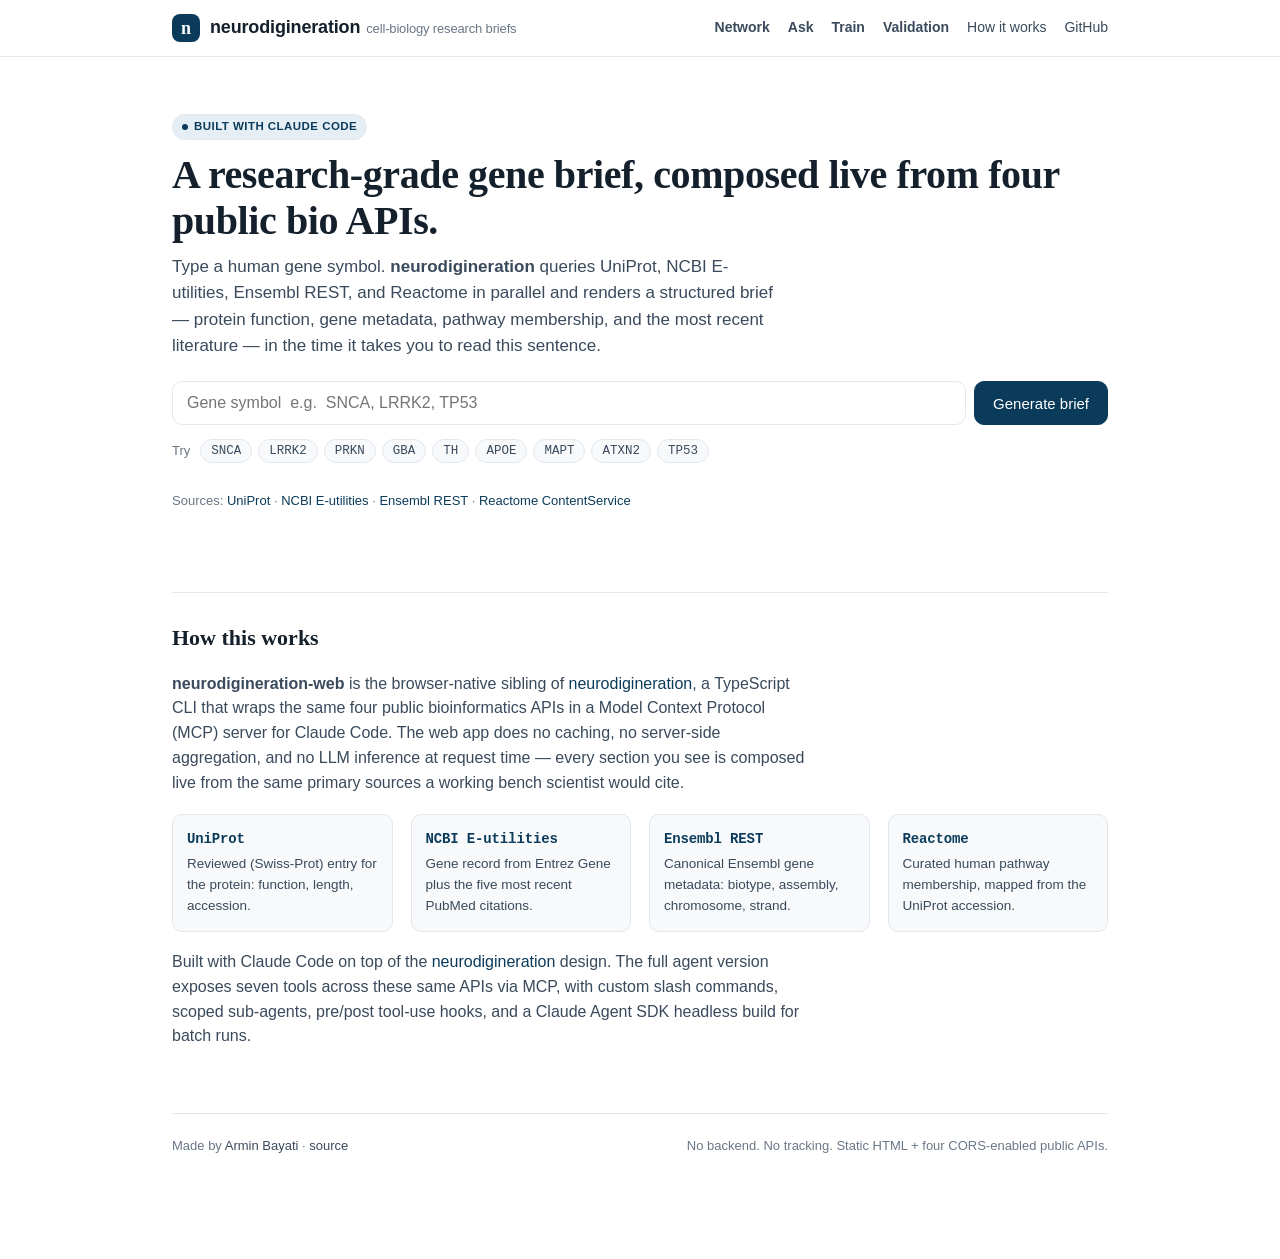
<file: index.html>
<!doctype html>
<html lang="en">
<head>
  <meta charset="utf-8" />
  <meta name="viewport" content="width=device-width, initial-scale=1" />
  <title>neurodigineration — AI cell-biology research briefs</title>
  <meta name="description" content="Type a human gene symbol. Get a research-grade brief composed live from UniProt, NCBI, Ensembl, and Reactome." />
  <meta name="theme-color" content="#0b3b5a" />
  <meta property="og:title" content="neurodigineration — AI cell-biology research briefs" />
  <meta property="og:description" content="Type a human gene symbol. Get a research-grade brief composed live from UniProt, NCBI, Ensembl, and Reactome." />
  <meta property="og:type" content="website" />
  <link rel="icon" href="data:image/svg+xml;utf8,<svg xmlns='http://www.w3.org/2000/svg' viewBox='0 0 64 64'><circle cx='32' cy='32' r='28' fill='%230b3b5a'/><text x='50%25' y='56%25' text-anchor='middle' font-family='Georgia,serif' font-size='34' fill='white'>n</text></svg>" />
  <style>
    :root {
      --ink: #14202b;
      --ink-soft: #3a4a5c;
      --mute: #6a7787;
      --rule: #e3e8ee;
      --panel: #f7f9fb;
      --accent: #0b3b5a;
      --accent-soft: #e6eef5;
      --warn: #b54708;
      --warn-soft: #fff4e5;
      --ok: #155724;
      --bg: #ffffff;
      --max: 980px;
    }
    * { box-sizing: border-box; }
    html, body { margin: 0; padding: 0; background: var(--bg); color: var(--ink); }
    body {
      font-family: -apple-system, BlinkMacSystemFont, "Segoe UI", Roboto, "Helvetica Neue", Arial, sans-serif;
      font-size: 16px;
      line-height: 1.55;
      -webkit-font-smoothing: antialiased;
      -moz-osx-font-smoothing: grayscale;
    }
    a { color: var(--accent); text-decoration: none; }
    a:hover { text-decoration: underline; }
    code, .mono { font-family: "SF Mono", Menlo, Consolas, "Roboto Mono", monospace; font-size: 0.93em; }
    .container { max-width: var(--max); margin: 0 auto; padding: 28px 22px 80px; }

    /* ===== Header ===== */
    header.site {
      border-bottom: 1px solid var(--rule);
      background: var(--bg);
      position: sticky; top: 0; z-index: 10;
      backdrop-filter: saturate(180%) blur(8px);
      -webkit-backdrop-filter: saturate(180%) blur(8px);
    }
    header.site .container { padding-top: 14px; padding-bottom: 14px; display: flex; align-items: center; gap: 14px; }
    .brand { display: flex; align-items: center; gap: 10px; font-weight: 600; letter-spacing: -0.01em; color: var(--ink); }
    .brand .logo {
      width: 28px; height: 28px; border-radius: 8px;
      background: var(--accent);
      color: white; display: grid; place-items: center;
      font-family: Georgia, serif; font-weight: 700; font-size: 18px; line-height: 1;
    }
    .brand .name { font-size: 18px; }
    .brand .name em { font-style: normal; color: var(--mute); font-weight: 500; font-size: 13px; margin-left: 6px; }
    nav.site-nav { margin-left: auto; display: flex; gap: 18px; font-size: 14px; }
    nav.site-nav a { color: var(--ink-soft); }
    nav.site-nav a:hover { color: var(--accent); }

    /* ===== Hero ===== */
    .hero { padding-top: 28px; padding-bottom: 12px; }
    .hero h1 {
      font-family: Georgia, "Iowan Old Style", "Times New Roman", serif;
      font-weight: 600;
      font-size: clamp(28px, 4.2vw, 40px);
      line-height: 1.15;
      margin: 0 0 10px;
      letter-spacing: -0.01em;
    }
    .hero p.lede {
      color: var(--ink-soft);
      font-size: 17px;
      max-width: 64ch;
      margin: 0 0 22px;
    }
    .hero .sources {
      color: var(--mute);
      font-size: 13px;
      margin-top: 8px;
    }

    /* ===== Search ===== */
    form.q {
      display: flex; gap: 8px; align-items: stretch;
      margin: 6px 0 14px;
    }
    form.q input[type="text"] {
      flex: 1;
      padding: 12px 14px;
      border: 1px solid var(--rule);
      border-radius: 10px;
      font-size: 16px;
      color: var(--ink);
      background: var(--bg);
      outline: none;
      transition: border-color 0.15s, box-shadow 0.15s;
    }
    form.q input[type="text"]:focus {
      border-color: var(--accent);
      box-shadow: 0 0 0 3px var(--accent-soft);
    }
    form.q button {
      padding: 12px 18px;
      border: 1px solid var(--accent);
      background: var(--accent);
      color: white;
      border-radius: 10px;
      font-size: 15px;
      font-weight: 500;
      cursor: pointer;
      transition: background 0.15s;
    }
    form.q button:hover { background: #0a324d; }
    form.q button:disabled { background: var(--mute); border-color: var(--mute); cursor: progress; }

    .chips { display: flex; flex-wrap: wrap; gap: 6px; margin-bottom: 28px; }
    .chips .label { color: var(--mute); font-size: 13px; margin-right: 4px; align-self: center; }
    .chip {
      font-family: "SF Mono", Menlo, Consolas, monospace;
      font-size: 12.5px;
      padding: 4px 10px;
      border: 1px solid var(--rule);
      border-radius: 999px;
      background: var(--panel);
      color: var(--ink-soft);
      cursor: pointer;
      transition: all 0.12s;
    }
    .chip:hover { border-color: var(--accent); color: var(--accent); background: var(--accent-soft); }

    /* ===== Brief layout ===== */
    .brief { display: grid; gap: 22px; }
    .brief.hidden { display: none; }

    .title-block {
      display: flex; align-items: baseline; flex-wrap: wrap; gap: 14px;
      padding-bottom: 14px;
      border-bottom: 1px solid var(--rule);
    }
    .title-block .gene {
      font-family: "SF Mono", Menlo, Consolas, monospace;
      font-style: italic;
      font-size: 32px;
      font-weight: 700;
      color: var(--accent);
      letter-spacing: -0.01em;
    }
    .title-block .protein {
      font-family: Georgia, serif;
      font-size: 22px;
      color: var(--ink);
    }
    .title-block .organism {
      font-style: italic;
      color: var(--mute);
      font-size: 14px;
    }

    .facts {
      display: grid;
      grid-template-columns: repeat(auto-fit, minmax(170px, 1fr));
      gap: 14px;
      padding: 16px;
      background: var(--panel);
      border: 1px solid var(--rule);
      border-radius: 12px;
    }
    .fact { display: flex; flex-direction: column; gap: 2px; min-width: 0; }
    .fact .k { font-size: 11.5px; text-transform: uppercase; letter-spacing: 0.06em; color: var(--mute); }
    .fact .v { font-family: "SF Mono", Menlo, Consolas, monospace; font-size: 14px; color: var(--ink); overflow: hidden; text-overflow: ellipsis; }
    .fact .v a { font-family: inherit; }

    section.card {
      padding: 4px 0;
    }
    section.card h2 {
      font-family: Georgia, serif;
      font-size: 19px;
      font-weight: 600;
      margin: 0 0 8px;
      color: var(--ink);
      display: flex; align-items: center; gap: 10px;
    }
    section.card h2 .src {
      font-family: -apple-system, BlinkMacSystemFont, "Segoe UI", Roboto, sans-serif;
      font-size: 11.5px;
      font-weight: 500;
      letter-spacing: 0.04em;
      text-transform: uppercase;
      color: var(--mute);
      padding: 2px 8px;
      border: 1px solid var(--rule);
      border-radius: 999px;
      background: var(--bg);
    }
    section.card .body p { margin: 0 0 8px; color: var(--ink-soft); }
    section.card .body p:last-child { margin-bottom: 0; }

    ul.list { list-style: none; padding: 0; margin: 4px 0 0; }
    ul.list li {
      padding: 10px 0;
      border-top: 1px solid var(--rule);
    }
    ul.list li:first-child { border-top: 0; padding-top: 4px; }
    ul.list .row1 { display: flex; gap: 10px; align-items: baseline; flex-wrap: wrap; }
    ul.list .row1 .id {
      font-family: "SF Mono", Menlo, Consolas, monospace;
      font-size: 12px;
      color: var(--mute);
    }
    ul.list .row1 .title {
      color: var(--ink);
      font-size: 15px;
      line-height: 1.45;
    }
    ul.list .row2 {
      margin-top: 4px;
      color: var(--mute);
      font-size: 13px;
    }
    ul.list .row2 .journal { font-style: italic; }

    /* ===== States ===== */
    .skeleton {
      background: linear-gradient(90deg, var(--panel) 0%, #eef2f6 50%, var(--panel) 100%);
      background-size: 200% 100%;
      animation: shimmer 1.4s linear infinite;
      border-radius: 8px;
    }
    @keyframes shimmer {
      0% { background-position: 200% 0; }
      100% { background-position: -200% 0; }
    }
    .sk-line { height: 14px; margin: 8px 0; }
    .sk-line.w70 { width: 70%; }
    .sk-line.w50 { width: 50%; }
    .sk-line.w90 { width: 90%; }
    .sk-block { height: 80px; margin: 12px 0; }

    .notice {
      padding: 14px 16px;
      border-radius: 10px;
      font-size: 14px;
      border: 1px solid var(--rule);
      background: var(--panel);
      color: var(--ink-soft);
    }
    .notice.warn { background: var(--warn-soft); border-color: #f5cba7; color: var(--warn); }
    .notice strong { color: inherit; }

    /* ===== About / Footer ===== */
    section.about {
      margin-top: 56px;
      padding-top: 28px;
      border-top: 1px solid var(--rule);
    }
    section.about h2 {
      font-family: Georgia, serif;
      font-size: 22px;
      font-weight: 600;
      margin: 0 0 10px;
    }
    section.about p { color: var(--ink-soft); max-width: 72ch; }
    section.about .grid {
      display: grid;
      grid-template-columns: repeat(auto-fit, minmax(220px, 1fr));
      gap: 18px;
      margin-top: 18px;
    }
    section.about .grid .item {
      padding: 14px;
      border: 1px solid var(--rule);
      border-radius: 10px;
      background: var(--panel);
    }
    section.about .grid .item h3 {
      margin: 0 0 4px;
      font-size: 14px;
      font-family: "SF Mono", Menlo, Consolas, monospace;
      letter-spacing: -0.01em;
      color: var(--accent);
    }
    section.about .grid .item p { margin: 0; font-size: 13.5px; }

    footer.site {
      margin-top: 64px;
      padding: 22px 0;
      border-top: 1px solid var(--rule);
      color: var(--mute);
      font-size: 13px;
      display: flex; flex-wrap: wrap; gap: 14px; align-items: center;
    }
    footer.site .who { flex: 1; min-width: 220px; }
    footer.site .built { color: var(--mute); }
    footer.site a { color: var(--ink-soft); }

    .ai-pill {
      display: inline-flex; align-items: center; gap: 6px;
      padding: 3px 9px;
      font-size: 11.5px;
      letter-spacing: 0.04em;
      text-transform: uppercase;
      border: 1px solid var(--rule);
      border-radius: 999px;
      background: var(--accent-soft);
      color: var(--accent);
      font-weight: 600;
    }
    .ai-pill::before {
      content: "";
      width: 6px; height: 6px; border-radius: 999px; background: var(--accent);
    }

    @media (max-width: 600px) {
      .title-block .gene { font-size: 26px; }
      .title-block .protein { font-size: 18px; }
      form.q { flex-direction: column; }
      form.q button { width: 100%; }
    }
  </style>
</head>
<body>

<header class="site">
  <div class="container">
    <a class="brand" href="./">
      <span class="logo">n</span>
      <span class="name">neurodigineration<em>cell-biology research briefs</em></span>
    </a>
    <nav class="site-nav">
      <a href="./network.html"><strong>Network</strong></a>
      <a href="./ask.html"><strong>Ask</strong></a>
      <a href="./train.html"><strong>Train</strong></a>
      <a href="./validation.html"><strong>Validation</strong></a>
      <a href="#about">How it works</a>
      <a href="https://github.com/abayatibrain/neurodigineration" id="repo-link">GitHub</a>
    </nav>
  </div>
</header>

<main class="container">

  <section class="hero">
    <span class="ai-pill">Built with Claude Code</span>
    <h1 style="margin-top:12px">A research-grade gene brief, composed live from four public bio APIs.</h1>
    <p class="lede">
      Type a human gene symbol. <strong>neurodigineration</strong> queries UniProt, NCBI E-utilities,
      Ensembl REST, and Reactome in parallel and renders a structured brief —
      protein function, gene metadata, pathway membership, and the most recent literature —
      in the time it takes you to read this sentence.
    </p>

    <form class="q" id="search-form" autocomplete="off">
      <input
        type="text"
        id="q"
        placeholder="Gene symbol  e.g.  SNCA, LRRK2, TP53"
        spellcheck="false"
        autocorrect="off"
        autocapitalize="characters"
        aria-label="Gene symbol"
      />
      <button type="submit" id="go">Generate brief</button>
    </form>

    <div class="chips" aria-label="Example gene symbols">
      <span class="label">Try</span>
      <button class="chip" data-q="SNCA">SNCA</button>
      <button class="chip" data-q="LRRK2">LRRK2</button>
      <button class="chip" data-q="PRKN">PRKN</button>
      <button class="chip" data-q="GBA">GBA</button>
      <button class="chip" data-q="TH">TH</button>
      <button class="chip" data-q="APOE">APOE</button>
      <button class="chip" data-q="MAPT">MAPT</button>
      <button class="chip" data-q="ATXN2">ATXN2</button>
      <button class="chip" data-q="TP53">TP53</button>
    </div>

    <p class="sources">
      Sources: <a href="https://www.uniprot.org/" target="_blank" rel="noopener">UniProt</a> ·
      <a href="https://www.ncbi.nlm.nih.gov/home/develop/api/" target="_blank" rel="noopener">NCBI E-utilities</a> ·
      <a href="https://rest.ensembl.org/" target="_blank" rel="noopener">Ensembl REST</a> ·
      <a href="https://reactome.org/ContentService/" target="_blank" rel="noopener">Reactome ContentService</a>
    </p>
  </section>

  <section class="brief hidden" id="brief" aria-live="polite"></section>

  <section class="about" id="about">
    <h2>How this works</h2>
    <p>
      <strong>neurodigineration-web</strong> is the browser-native sibling of
      <a href="https://github.com/abayatibrain/neurodigineration" id="cli-link">neurodigineration</a>,
      a TypeScript CLI that wraps the same four public bioinformatics APIs in a
      Model Context Protocol (MCP) server for Claude Code. The web app does no
      caching, no server-side aggregation, and no LLM inference at request time —
      every section you see is composed live from the same primary sources a
      working bench scientist would cite.
    </p>
    <div class="grid">
      <div class="item">
        <h3>UniProt</h3>
        <p>Reviewed (Swiss-Prot) entry for the protein: function, length, accession.</p>
      </div>
      <div class="item">
        <h3>NCBI E-utilities</h3>
        <p>Gene record from Entrez Gene plus the five most recent PubMed citations.</p>
      </div>
      <div class="item">
        <h3>Ensembl REST</h3>
        <p>Canonical Ensembl gene metadata: biotype, assembly, chromosome, strand.</p>
      </div>
      <div class="item">
        <h3>Reactome</h3>
        <p>Curated human pathway membership, mapped from the UniProt accession.</p>
      </div>
    </div>
    <p style="margin-top:18px">
      Built with Claude Code on top of the
      <a href="https://github.com/abayatibrain/neurodigineration" id="cli-link-2">neurodigineration</a>
      design. The full agent version exposes seven tools across these same APIs via MCP,
      with custom slash commands, scoped sub-agents, pre/post tool-use hooks, and a
      Claude Agent SDK headless build for batch runs.
    </p>
  </section>

  <footer class="site">
    <div class="who">
      Made by <a href="https://arminbayati.com" target="_blank" rel="noopener">Armin Bayati</a>
      &middot;
      <a href="https://github.com/abayatibrain/neurodigineration" id="repo-link-2">source</a>
    </div>
    <div class="built">No backend. No tracking. Static HTML + four CORS-enabled public APIs.</div>
  </footer>

</main>

<script>
"use strict";

/* ============================================================
 * neurodigineration — single-page client over UniProt / NCBI / Ensembl / Reactome
 * No build step, no backend, no dependencies. ES2017+.
 * ============================================================ */

/** Endpoints we hit. All four return Access-Control-Allow-Origin: *. */
const API = {
  uniprotSearch: (sym) =>
    `https://rest.uniprot.org/uniprotkb/search?` +
    `query=${encodeURIComponent(`gene:${sym} AND organism_id:9606 AND reviewed:true`)}` +
    `&format=json&size=1`,
  ncbiGeneSearch: (sym) =>
    `https://eutils.ncbi.nlm.nih.gov/entrez/eutils/esearch.fcgi?` +
    `db=gene&term=${encodeURIComponent(`${sym}[sym] AND human[orgn]`)}&retmode=json`,
  ncbiGeneSummary: (uid) =>
    `https://eutils.ncbi.nlm.nih.gov/entrez/eutils/esummary.fcgi?db=gene&id=${uid}&retmode=json`,
  pubmedSearch: (sym) =>
    `https://eutils.ncbi.nlm.nih.gov/entrez/eutils/esearch.fcgi?` +
    `db=pubmed&term=${encodeURIComponent(`${sym}[gene] AND english[lang]`)}` +
    `&sort=date&retmax=5&retmode=json`,
  pubmedSummary: (ids) =>
    `https://eutils.ncbi.nlm.nih.gov/entrez/eutils/esummary.fcgi?db=pubmed&id=${ids.join(",")}&retmode=json`,
  ensemblLookup: (sym) =>
    `https://rest.ensembl.org/lookup/symbol/homo_sapiens/${encodeURIComponent(sym)}?expand=0`,
  reactomePathways: (acc) =>
    `https://reactome.org/ContentService/data/mapping/UniProt/${encodeURIComponent(acc)}/pathways?species=9606`,
};

/** Outbound links to authoritative pages. */
const LINK = {
  uniprot: (acc) => `https://www.uniprot.org/uniprotkb/${acc}/entry`,
  ensembl: (id)  => `https://www.ensembl.org/Homo_sapiens/Gene/Summary?g=${id}`,
  ncbiGene: (uid)=> `https://www.ncbi.nlm.nih.gov/gene/${uid}`,
  pubmed: (pmid) => `https://pubmed.ncbi.nlm.nih.gov/${pmid}/`,
  reactome: (st) => `https://reactome.org/PathwayBrowser/#/${st}`,
  hgncSearch: (sym) => `https://www.genenames.org/tools/search/#!/?query=${encodeURIComponent(sym)}`,
};

/** Normalize a user-typed gene symbol. */
function cleanSymbol(s) {
  return (s || "").trim().toUpperCase().replace(/[^A-Z0-9\-]/g, "");
}

/* ---------- Throttled fetch with 429 retry ---------------------------
 * NCBI E-utilities rate-limits anonymous IPs to 3 req/sec. We throttle
 * per-host: NCBI hosts get a 400 ms slot, every other host runs immediately.
 * On 429 or 503 we retry once with backoff before surfacing the error. */
function makeQueue(spacingMs) {
  let chain = Promise.resolve();
  return function enqueue(task) {
    const out = chain.then(task);
    chain = out.then(() => new Promise(r => setTimeout(r, spacingMs)), () => new Promise(r => setTimeout(r, spacingMs)));
    return out;
  };
}
const NCBI_QUEUE = makeQueue(400);

function isThrottledHost(url) {
  return url.includes("eutils.ncbi.nlm.nih.gov");
}

const sleep = (ms) => new Promise(r => setTimeout(r, ms));

/** JSON fetch with a timeout, host-aware throttle, and retry on 429/503. */
async function getJSON(url, { timeout = 15000, retries = 2 } = {}) {
  const exec = async () => {
    for (let attempt = 0; attempt <= retries; attempt++) {
      const ctrl = new AbortController();
      const t = setTimeout(() => ctrl.abort(), timeout);
      try {
        const r = await fetch(url, {
          signal: ctrl.signal,
          headers: { "Accept": "application/json" },
        });
        if (r.status === 429 || r.status === 503) {
          if (attempt < retries) { await sleep(700 * Math.pow(2, attempt)); continue; }
        }
        if (!r.ok) {
          const text = await r.text().catch(() => "");
          throw new Error(`HTTP ${r.status} ${r.statusText} — ${text.slice(0,120)}`);
        }
        return await r.json();
      } finally {
        clearTimeout(t);
      }
    }
    throw new Error("retries exhausted");
  };
  return isThrottledHost(url) ? NCBI_QUEUE(exec) : exec();
}

/** Wrap a promise so .all() never short-circuits. */
function settle(p) {
  return p.then(value => ({ ok: true, value }), error => ({ ok: false, error }));
}

/* ---------- Parsers (one per API). Tolerant of missing fields. ---------- */

function parseUniProt(j) {
  const r = (j && j.results && j.results[0]) || null;
  if (!r) return null;
  const fn = (r.comments || []).filter(c => c.commentType === "FUNCTION");
  const functionText = fn.length && fn[0].texts && fn[0].texts[0]
    ? fn[0].texts[0].value : null;
  const subloc = (r.comments || []).filter(c => c.commentType === "SUBCELLULAR LOCATION");
  const sublocText = subloc.length && subloc[0].subcellularLocations
    ? subloc[0].subcellularLocations
        .map(s => (s.location && s.location.value) || "")
        .filter(Boolean).join("; ")
    : null;
  return {
    accession: r.primaryAccession || null,
    entryName: r.uniProtkbId || null,
    proteinName: ((r.proteinDescription || {}).recommendedName || {}).fullName
      ? r.proteinDescription.recommendedName.fullName.value : null,
    geneNames: (r.genes || []).map(g => (g.geneName || {}).value).filter(Boolean),
    length: (r.sequence || {}).length || null,
    organism: (r.organism || {}).scientificName || null,
    function: functionText,
    subcellular: sublocText,
  };
}

function parseNcbiGene(j, uid) {
  const r = j && j.result && j.result[uid];
  if (!r) return null;
  return {
    uid,
    name: r.name || null,
    description: r.description || null,
    summary: r.summary || null,
    chromosome: r.chromosome || null,
    maplocation: r.maplocation || null,
    aliases: (r.otheraliases || "").split(/,\s*/).filter(Boolean),
    organism: (r.organism && r.organism.scientificname) || null,
  };
}

function parsePubMedSummaries(j) {
  if (!j || !j.result) return [];
  const uids = j.result.uids || [];
  return uids.map(uid => {
    const r = j.result[uid] || {};
    const authors = (r.authors || []).map(a => a.name).filter(Boolean);
    return {
      pmid: uid,
      title: r.title || "",
      journal: r.source || "",
      pubdate: r.pubdate || "",
      authors,
      doi: extractDoi(r.elocationid || "", r.articleids || []),
    };
  });
}

function extractDoi(elocationid, articleids) {
  const m = (elocationid || "").match(/10\.\d{4,9}\/\S+/);
  if (m) return m[0];
  for (const a of (articleids || [])) {
    if ((a.idtype || "").toLowerCase() === "doi" && a.value) return a.value;
  }
  return null;
}

function parseEnsembl(j) {
  if (!j || j.error) return null;
  return {
    id: j.id || null,
    biotype: j.biotype || null,
    assembly: j.assembly_name || null,
    chr: j.seq_region_name || null,
    start: j.start || null,
    end: j.end || null,
    strand: j.strand || null,
    canonicalTranscript: j.canonical_transcript || null,
    description: j.description || null,
  };
}

function parseReactome(arr) {
  if (!Array.isArray(arr)) return [];
  return arr.map(p => ({
    stId: p.stId,
    name: p.displayName,
    species: (p.species && p.species[0] && p.species[0].displayName) || null,
  })).filter(p => p.stId && p.name);
}

/* ---------- Pipeline ---------- */

async function fetchBrief(sym) {
  // 1) Fire UniProt, NCBI gene-search, Ensembl, PubMed-search in parallel.
  const [uniRes, ncbiSearchRes, ensRes, pmSearchRes] = await Promise.all([
    settle(getJSON(API.uniprotSearch(sym))),
    settle(getJSON(API.ncbiGeneSearch(sym))),
    settle(getJSON(API.ensemblLookup(sym))),
    settle(getJSON(API.pubmedSearch(sym))),
  ]);

  const uniprot = uniRes.ok ? parseUniProt(uniRes.value) : null;
  const ensembl = ensRes.ok ? parseEnsembl(ensRes.value) : null;

  // 2) Dependent calls based on results from step 1.
  let geneUid = null;
  if (ncbiSearchRes.ok) {
    const idlist = ((ncbiSearchRes.value || {}).esearchresult || {}).idlist || [];
    geneUid = idlist[0] || null;
  }
  let pmIds = [];
  if (pmSearchRes.ok) {
    pmIds = ((pmSearchRes.value || {}).esearchresult || {}).idlist || [];
  }

  const [geneSumRes, pmSumRes, pathRes] = await Promise.all([
    geneUid ? settle(getJSON(API.ncbiGeneSummary(geneUid))) : Promise.resolve({ ok: true, value: null }),
    pmIds.length ? settle(getJSON(API.pubmedSummary(pmIds))) : Promise.resolve({ ok: true, value: null }),
    uniprot && uniprot.accession
      ? settle(getJSON(API.reactomePathways(uniprot.accession)))
      : Promise.resolve({ ok: true, value: [] }),
  ]);

  const gene = (geneSumRes.ok && geneSumRes.value && geneUid)
    ? parseNcbiGene(geneSumRes.value, geneUid) : null;
  const pubmed = (pmSumRes.ok && pmSumRes.value) ? parsePubMedSummaries(pmSumRes.value) : [];
  const pathways = pathRes.ok ? parseReactome(pathRes.value || []) : [];

  return {
    query: sym,
    uniprot,
    gene,
    ensembl,
    pubmed,
    pathways,
    errors: {
      uniprot: uniRes.ok ? null : String(uniRes.error || ""),
      ncbi:    ncbiSearchRes.ok ? null : String(ncbiSearchRes.error || ""),
      ensembl: ensRes.ok ? null : String(ensRes.error || ""),
      pubmed:  pmSearchRes.ok ? null : String(pmSearchRes.error || ""),
      gene:    geneSumRes.ok ? null : String(geneSumRes.error || ""),
      pmsum:   pmSumRes.ok ? null : String(pmSumRes.error || ""),
      reactome: pathRes.ok ? null : String(pathRes.error || ""),
    },
  };
}

/* ---------- Rendering ---------- */

const briefEl = document.getElementById("brief");

function esc(s) {
  return String(s == null ? "" : s)
    .replace(/&/g, "&amp;")
    .replace(/</g, "&lt;")
    .replace(/>/g, "&gt;")
    .replace(/"/g, "&quot;");
}

function renderSkeleton(sym) {
  briefEl.classList.remove("hidden");
  briefEl.innerHTML = `
    <div class="title-block">
      <span class="gene">${esc(sym)}</span>
      <span class="protein" style="color: var(--mute)">Composing brief from public bio APIs…</span>
    </div>
    <div class="facts">
      ${Array.from({length: 4}).map(() => `
        <div class="fact">
          <div class="k skeleton" style="height:10px;width:60px"></div>
          <div class="v skeleton" style="height:14px;width:120px;margin-top:6px"></div>
        </div>
      `).join("")}
    </div>
    <section class="card">
      <h2>Protein function <span class="src">UniProt</span></h2>
      <div class="sk-line skeleton w90"></div>
      <div class="sk-line skeleton w70"></div>
      <div class="sk-line skeleton w50"></div>
    </section>
    <section class="card">
      <h2>Gene summary <span class="src">NCBI</span></h2>
      <div class="sk-line skeleton w90"></div>
      <div class="sk-line skeleton w70"></div>
    </section>
    <section class="card">
      <h2>Pathway membership <span class="src">Reactome</span></h2>
      <div class="sk-block skeleton"></div>
    </section>
    <section class="card">
      <h2>Recent literature <span class="src">PubMed</span></h2>
      <div class="sk-block skeleton"></div>
    </section>
  `;
}

function notFoundView(sym) {
  briefEl.innerHTML = `
    <div class="notice warn">
      <strong>No reviewed human entry found for <code>${esc(sym)}</code>.</strong>
      neurodigineration looks up <em>Homo sapiens</em> symbols in Swiss-Prot (reviewed UniProt) and Entrez Gene.
      Double-check the symbol — for example, ${esc(sym)} might be an alias.
      Try <a href="${LINK.hgncSearch(sym)}" target="_blank" rel="noopener">searching HGNC</a> for the
      canonical symbol, or try one of the example chips above.
    </div>
  `;
}

function factsBlock(b) {
  const F = [];
  if (b.uniprot && b.uniprot.accession) {
    F.push(["UniProt", `<a href="${LINK.uniprot(b.uniprot.accession)}" target="_blank" rel="noopener">${esc(b.uniprot.accession)}</a> &middot; ${esc(b.uniprot.entryName || "")}`]);
  }
  if (b.uniprot && b.uniprot.length) {
    F.push(["Length", `${b.uniprot.length} aa`]);
  }
  if (b.ensembl && b.ensembl.id) {
    F.push(["Ensembl", `<a href="${LINK.ensembl(b.ensembl.id)}" target="_blank" rel="noopener">${esc(b.ensembl.id)}</a>`]);
  }
  if (b.gene && b.gene.uid) {
    F.push(["NCBI Gene", `<a href="${LINK.ncbiGene(b.gene.uid)}" target="_blank" rel="noopener">${esc(b.gene.uid)}</a>`]);
  }
  if (b.gene && b.gene.maplocation) {
    F.push(["Locus", esc(b.gene.maplocation)]);
  } else if (b.ensembl && b.ensembl.chr) {
    const strand = b.ensembl.strand === 1 ? "+" : (b.ensembl.strand === -1 ? "−" : "");
    F.push(["Locus", `chr${esc(b.ensembl.chr)} ${strand}`]);
  }
  if (b.ensembl && b.ensembl.biotype) {
    F.push(["Biotype", esc(b.ensembl.biotype)]);
  }
  if (b.gene && b.gene.aliases && b.gene.aliases.length) {
    F.push(["Aliases", esc(b.gene.aliases.slice(0,4).join(", "))]);
  }
  if (!F.length) return "";
  return `
    <div class="facts">
      ${F.map(([k,v]) => `<div class="fact"><div class="k">${esc(k)}</div><div class="v">${v}</div></div>`).join("")}
    </div>
  `;
}

function functionCard(b) {
  if (!b.uniprot || !b.uniprot.function) {
    return `
      <section class="card">
        <h2>Protein function <span class="src">UniProt</span></h2>
        <div class="notice">No reviewed function annotation in Swiss-Prot for this entry.</div>
      </section>
    `;
  }
  // Strip parenthesized PubMed citations for legibility (kept available via accession link).
  const cleaned = b.uniprot.function
    .replace(/\s*\((?:By similarity|PubMed:[^)]+|Ref\.[^)]+)\)/g, "")
    .replace(/\s+/g, " ")
    .trim();
  return `
    <section class="card">
      <h2>Protein function <span class="src">UniProt</span></h2>
      <div class="body">
        <p>${esc(cleaned)}</p>
        ${b.uniprot.subcellular ? `<p><strong>Subcellular location.</strong> ${esc(b.uniprot.subcellular)}</p>` : ""}
      </div>
    </section>
  `;
}

function geneCard(b) {
  if (!b.gene || !b.gene.summary) {
    if (b.ensembl && b.ensembl.description) {
      return `
        <section class="card">
          <h2>Gene summary <span class="src">Ensembl</span></h2>
          <div class="body"><p>${esc(b.ensembl.description.replace(/\[Source:.*\]$/, "").trim())}</p></div>
        </section>
      `;
    }
    return "";
  }
  return `
    <section class="card">
      <h2>Gene summary <span class="src">NCBI Entrez Gene</span></h2>
      <div class="body">
        <p><strong>${esc(b.gene.name || "")}</strong> &mdash; ${esc(b.gene.description || "")}</p>
        <p>${esc(b.gene.summary)}</p>
      </div>
    </section>
  `;
}

function pathwaysCard(b) {
  const ps = (b.pathways || []).slice(0, 8);
  return `
    <section class="card">
      <h2>Pathway membership <span class="src">Reactome</span></h2>
      ${
        ps.length
          ? `<ul class="list">${ps.map(p => `
              <li>
                <div class="row1">
                  <span class="id">${esc(p.stId)}</span>
                  <span class="title"><a href="${LINK.reactome(p.stId)}" target="_blank" rel="noopener">${esc(p.name)}</a></span>
                </div>
              </li>`).join("")}</ul>`
          : `<div class="notice">No curated Reactome pathways are mapped to this UniProt accession${b.uniprot && b.uniprot.accession ? ` (${esc(b.uniprot.accession)})` : ""}.</div>`
      }
    </section>
  `;
}

function pubmedCard(b) {
  const items = (b.pubmed || []).slice(0, 5);
  return `
    <section class="card">
      <h2>Recent literature <span class="src">PubMed</span></h2>
      ${
        items.length
          ? `<ul class="list">${items.map(p => {
              const auth = p.authors && p.authors.length
                ? (p.authors.length > 3 ? `${p.authors.slice(0,3).join(", ")}, et al.` : p.authors.join(", "))
                : "";
              return `
                <li>
                  <div class="row1">
                    <span class="id">PMID ${esc(p.pmid)}</span>
                    <span class="title"><a href="${LINK.pubmed(p.pmid)}" target="_blank" rel="noopener">${esc(p.title.replace(/\.$/, ""))}</a></span>
                  </div>
                  <div class="row2">
                    ${auth ? esc(auth) + " &middot; " : ""}<span class="journal">${esc(p.journal || "")}</span>${p.pubdate ? " &middot; " + esc(p.pubdate) : ""}
                  </div>
                </li>`;
            }).join("")}</ul>`
          : `<div class="notice">No recent PubMed citations indexed under this gene.</div>`
      }
    </section>
  `;
}

function renderBrief(b) {
  // Decide whether we got enough to call this "found".
  const hasAny = !!(b.uniprot || b.gene || b.ensembl || (b.pubmed && b.pubmed.length));
  if (!hasAny) { notFoundView(b.query); return; }

  const proteinTitle = (b.uniprot && b.uniprot.proteinName)
    || (b.gene && b.gene.description)
    || (b.ensembl && b.ensembl.description && b.ensembl.description.replace(/\[Source:.*\]$/, "").trim())
    || "";

  briefEl.innerHTML = `
    <div class="title-block">
      <span class="gene">${esc(b.query)}</span>
      <span class="protein">${esc(proteinTitle)}</span>
      <span class="organism">Homo sapiens</span>
    </div>
    ${factsBlock(b)}
    ${functionCard(b)}
    ${geneCard(b)}
    ${pathwaysCard(b)}
    ${pubmedCard(b)}
  `;
  // Soft-scroll the brief into view on mobile / short windows.
  briefEl.scrollIntoView({ behavior: "smooth", block: "start" });
}

function renderError(sym, err) {
  briefEl.classList.remove("hidden");
  briefEl.innerHTML = `
    <div class="notice warn">
      <strong>Couldn't compose a brief for <code>${esc(sym)}</code>.</strong>
      ${esc(String(err && err.message || err || "Unknown error"))}<br>
      Check your network connection and try again, or pick one of the example chips above.
    </div>
  `;
}

/* ---------- Wire-up ---------- */

const formEl = document.getElementById("search-form");
const inputEl = document.getElementById("q");
const goBtn = document.getElementById("go");

let currentReq = 0;

async function run(sym) {
  sym = cleanSymbol(sym);
  if (!sym) { inputEl.focus(); return; }
  if (sym.length > 25) { renderError(sym, "Gene symbol too long."); return; }

  // Update URL so briefs are linkable.
  const url = new URL(location.href);
  url.searchParams.set("gene", sym);
  history.replaceState(null, "", url.toString());

  document.title = `${sym} — neurodigineration`;
  goBtn.disabled = true;
  goBtn.textContent = "Composing…";
  renderSkeleton(sym);

  const myReq = ++currentReq;
  try {
    const brief = await fetchBrief(sym);
    if (myReq !== currentReq) return; // a newer search took over
    renderBrief(brief);
  } catch (e) {
    if (myReq !== currentReq) return;
    renderError(sym, e);
  } finally {
    if (myReq === currentReq) {
      goBtn.disabled = false;
      goBtn.textContent = "Generate brief";
    }
  }
}

formEl.addEventListener("submit", (e) => {
  e.preventDefault();
  run(inputEl.value);
});

document.querySelectorAll(".chip").forEach(el => {
  el.addEventListener("click", () => {
    inputEl.value = el.dataset.q;
    run(el.dataset.q);
  });
});

// Allow ?gene=SNCA-style deep links.
const initial = new URL(location.href).searchParams.get("gene");
if (initial) {
  inputEl.value = cleanSymbol(initial);
  run(initial);
}

</script>

</body>
</html>
</file>
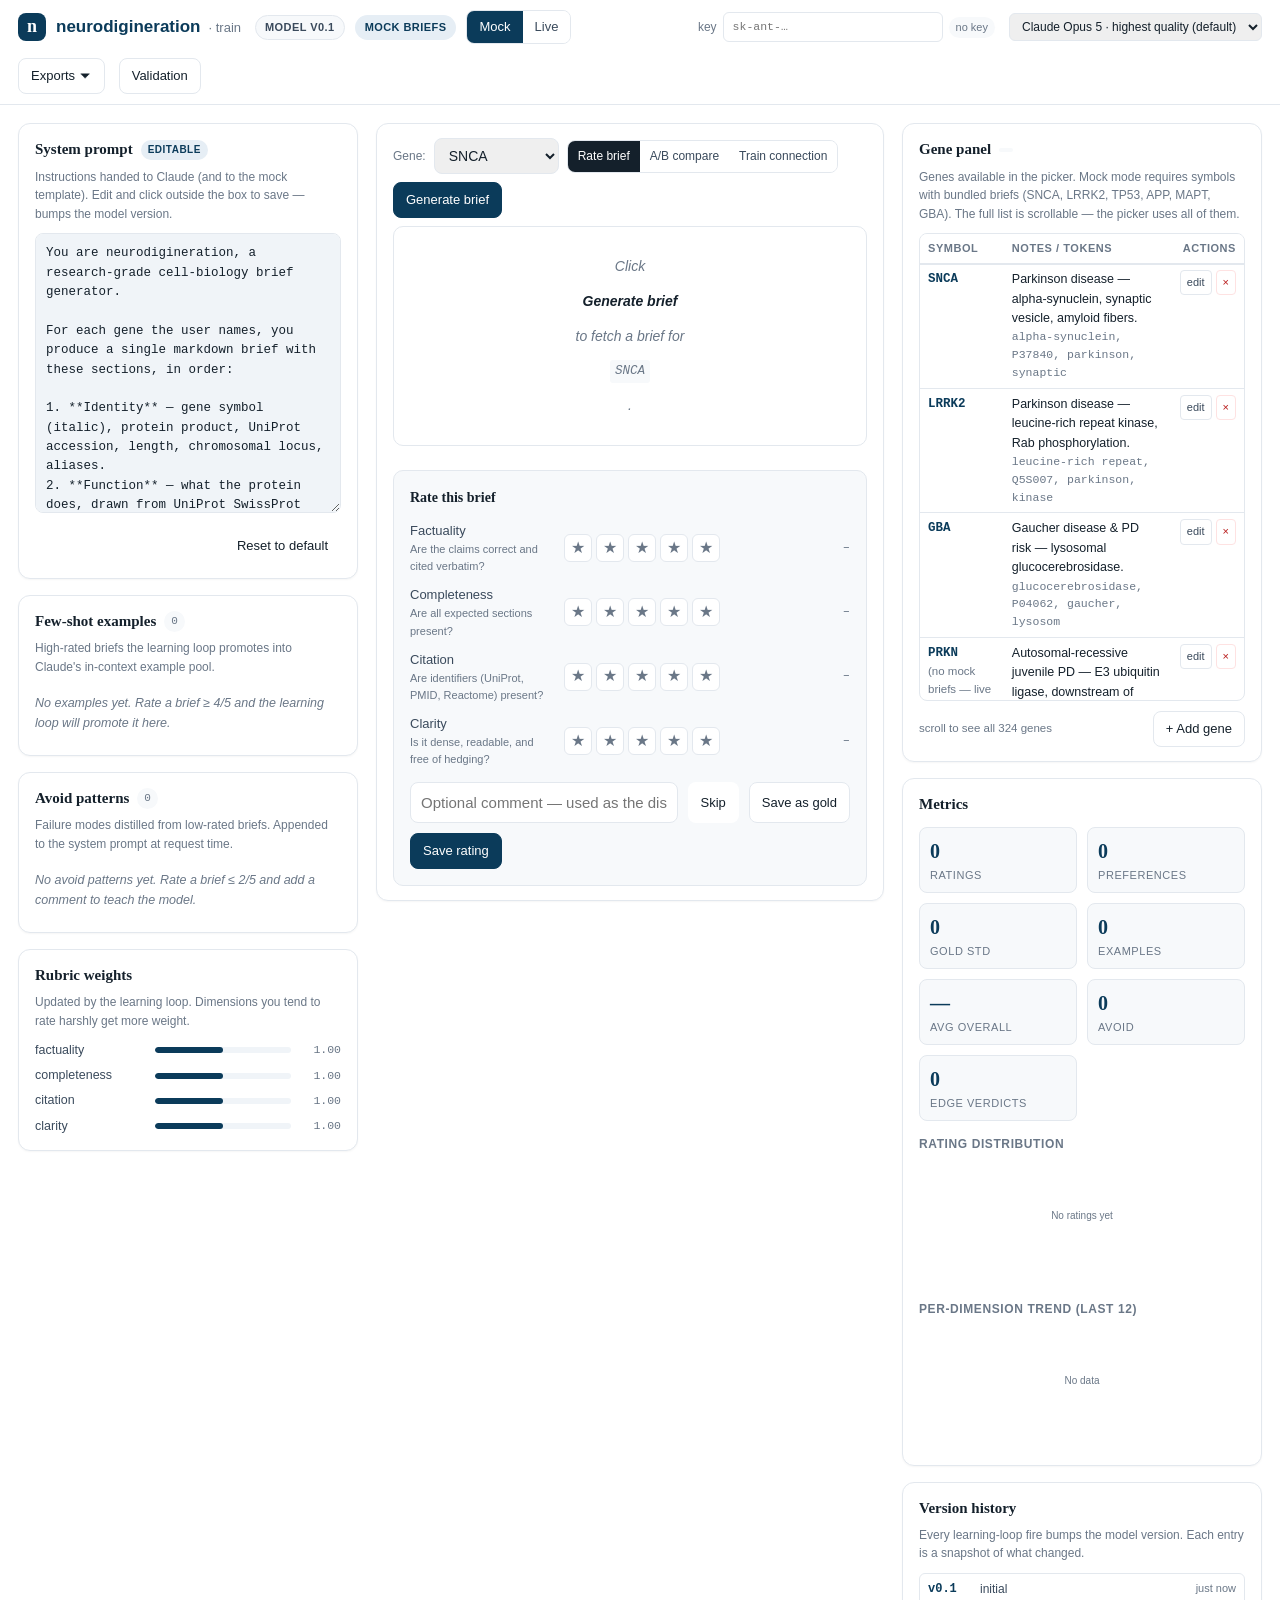
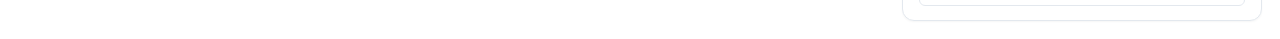
<file: train.html>
<!doctype html>
<html lang="en">
<head>
  <meta charset="utf-8" />
  <meta name="viewport" content="width=device-width, initial-scale=1" />
  <title>neurodigineration · train — human-in-the-loop SME training GUI</title>
  <meta name="description" content="Train the neurodigineration brief generator: rate model outputs on four dimensions, A/B compare variants, edit the gene panel, edit the system prompt. The model learns from your selections." />
  <link rel="icon" href="data:image/svg+xml;utf8,<svg xmlns='http://www.w3.org/2000/svg' viewBox='0 0 64 64'><circle cx='32' cy='32' r='28' fill='%230b3b5a'/><text x='50%25' y='56%25' text-anchor='middle' font-family='Georgia,serif' font-size='34' fill='white'>n</text></svg>" />
  <link rel="stylesheet" href="./assets/train.css" />
</head>
<body>

<header class="site">
  <div class="row">
    <a class="brand" href="./">
      <span class="logo">n</span>
      <span class="name">neurodigineration<em>· train</em></span>
    </a>

    <div class="header-controls">
      <span class="pill" id="version-pill">Model v0.1</span>
      <span class="pill mode-mock" id="mode-pill">Mock briefs</span>

      <div class="mode-toggle" role="tablist" aria-label="Generation mode">
        <button type="button" data-mode="mock" class="active" title="Use the bundled brief pool — no API key needed">Mock</button>
        <button type="button" data-mode="live" title="Call Claude directly using your Anthropic API key">Live</button>
      </div>
    </div>

    <span class="spacer"></span>

    <div class="key-field" title="Stored in your browser only. Sent only to api.anthropic.com.">
      <span style="color: var(--mute)">key</span>
      <input id="api-key-input" type="password" placeholder="sk-ant-…" autocomplete="off" spellcheck="false" />
      <span class="status none" id="api-key-status">no key</span>
    </div>

    <select id="api-model" title="Live mode: which Claude model to call" style="padding: 5px 8px; border: 1px solid var(--rule); border-radius: 6px; font-size: 12px;"></select>

    <div class="dropdown">
      <button class="btn" id="exports-toggle" title="Export your model + labeled data">Exports ⏷</button>
      <div class="dropdown-menu">
        <button id="export-json">Full model state (JSON)</button>
        <button id="export-dpo">Preferences as DPO JSONL</button>
        <button id="export-sft">Gold standards as SFT JSONL</button>
        <button id="export-csv">Ratings as CSV</button>
        <hr style="margin: 4px 0; border: none; border-top: 1px solid var(--rule);" />
        <button id="import-json">Import model state…</button>
        <button id="reset-model" style="color: var(--danger)">Reset model</button>
      </div>
    </div>

    <a class="btn" href="./validation.html" title="How the model is validated &amp; benchmarked" style="text-decoration:none;">Validation</a>
  </div>
</header>

<main class="app">

  <!-- ===== LEFT COLUMN: model state ===== -->
  <section class="col">

    <section class="card">
      <h2>System prompt <span class="badge">editable</span></h2>
      <p class="sub">Instructions handed to Claude (and to the mock template). Edit and click outside the box to save — bumps the model version.</p>
      <textarea id="system-prompt" class="system-prompt" spellcheck="false"></textarea>
      <div style="margin-top: 8px; display: flex; gap: 8px; justify-content: flex-end;">
        <button id="reset-prompt" class="btn ghost" title="Reset to the default bundled with neurodigineration">Reset to default</button>
      </div>
    </section>

    <section class="card">
      <h2>Few-shot examples <span class="count" id="examples-count">0</span></h2>
      <p class="sub">High-rated briefs the learning loop promotes into Claude's in-context example pool.</p>
      <div class="examples-list" id="examples-list"></div>
    </section>

    <section class="card">
      <h2>Avoid patterns <span class="count" id="avoid-count">0</span></h2>
      <p class="sub">Failure modes distilled from low-rated briefs. Appended to the system prompt at request time.</p>
      <div class="avoid-list" id="avoid-list"></div>
    </section>

    <section class="card">
      <h2>Rubric weights</h2>
      <p class="sub">Updated by the learning loop. Dimensions you tend to rate harshly get more weight.</p>
      <div class="rubric-grid" id="rubric-grid"></div>
    </section>

  </section>

  <!-- ===== CENTER COLUMN: brief + rating ===== -->
  <section class="col">

    <section class="card">
      <div class="gene-picker">
        <label>Gene:</label>
        <select id="gene-picker"></select>
        <div class="center-mode" aria-label="Generation mode">
          <button type="button" data-cmode="single" class="active" title="One brief at a time">Rate brief</button>
          <button type="button" data-cmode="ab" title="Two briefs side-by-side, pick a winner">A/B compare</button>
          <button type="button" data-cmode="connection" title="Rate a proposed gene–gene connection — trains the network">Train connection</button>
        </div>
        <span class="spacer"></span>
        <button class="btn primary" id="generate-btn">Generate brief</button>
      </div>

      <!-- Single-brief pane -->
      <div id="single-pane">
        <div id="brief-frame" class="brief-frame empty">
          Click <strong>Generate brief</strong> to fetch a brief for the selected gene.
        </div>
        <div class="brief-meta" id="brief-meta"></div>

        <div class="rating-block">
          <h3>Rate this brief</h3>
          <div class="dim-grid" id="dim-grid"></div>
          <div class="rating-actions">
            <input type="text" id="comment-input" class="comment" placeholder="Optional comment — used as the distilled avoid pattern if you rate ≤ 2" maxlength="200" />
            <button id="skip-rating" class="btn ghost" title="Discard this brief and generate the next one">Skip</button>
            <button id="save-gold" class="btn" title="Save this brief as a gold-standard SFT example">Save as gold</button>
            <button id="save-rating" class="btn primary" title="Record the rating and feed the learning loop">Save rating</button>
          </div>
        </div>
      </div>

      <!-- Connection training pane -->
      <div id="connection-pane" style="display: none">
        <!-- Sub-mode toggle: rate established edges, draft a brand-new pair,
             or pick from AI-proposed candidate pairs the SME hasn't seen. -->
        <div class="conn-submode" role="tablist" aria-label="Connection-training mode">
          <button type="button" data-cmsub="established" class="active"
                  title="Rate one of the ~294 existing curated edges">Established edges</button>
          <button type="button" data-cmsub="freepair"
                  title="Pick any two genes and author or have Claude draft a NEW connection">Free pair (new)</button>
          <button type="button" data-cmsub="aisuggest"
                  title="Let Claude suggest candidate gene pairs that aren't connected yet">AI-suggested pairs</button>
        </div>

        <!-- Established/Free-pair controls (shared two-gene picker) -->
        <div id="conn-pair-controls" style="margin-bottom: 10px; display: flex; gap: 10px; align-items: center; flex-wrap: wrap;">
          <label style="font-size: 12px; color: var(--mute);">Gene A:</label>
          <select id="conn-gene-a" style="padding: 6px 10px; border: 1px solid var(--rule); border-radius: 6px;"></select>
          <span style="color: var(--mute); font-size: 18px;">↔</span>
          <label style="font-size: 12px; color: var(--mute);">Gene B:</label>
          <select id="conn-gene-b" style="padding: 6px 10px; border: 1px solid var(--rule); border-radius: 6px;"></select>
          <button class="btn" id="conn-random-btn" type="button" title="Pick a random pair from the panel">🎲 Random pair</button>
          <span class="spacer" style="flex:1"></span>
          <button class="btn primary" id="conn-generate-btn" type="button">Generate connection</button>
        </div>

        <!-- Mode-specific hint -->
        <div id="conn-submode-hint" style="font-size: 12.5px; color: var(--mute); margin-bottom: 12px;">
          In <strong>live mode</strong>, Claude proposes the strongest documented connection between A and B with PMID citations. In <strong>mock mode</strong>, a random pre-curated edge from the network is shown.
        </div>

        <!-- AI-suggested-pair controls (hidden by default) -->
        <div id="conn-aisuggest-controls" style="display:none; margin-bottom: 10px;">
          <div style="display:flex; gap:10px; align-items:center; flex-wrap:wrap; margin-bottom: 8px;">
            <label style="font-size: 12px; color: var(--mute);">Theme / cluster (optional):</label>
            <input type="text" id="conn-aisuggest-theme"
                   placeholder="e.g. mitophagy, lysosomal lipid handling, microglial-tau axis"
                   style="flex:1; min-width:240px; padding: 6px 10px; border:1px solid var(--rule); border-radius: 6px;" />
            <label style="font-size: 12px; color: var(--mute);">Count:</label>
            <input type="number" id="conn-aisuggest-count" value="5" min="1" max="10"
                   style="width:64px; padding: 6px 10px; border:1px solid var(--rule); border-radius: 6px;" />
            <button class="btn primary" id="conn-aisuggest-btn" type="button">Suggest pairs</button>
          </div>
          <div style="font-size: 12.5px; color: var(--mute); margin-bottom: 6px;">
            Claude proposes <em>currently-unconnected</em> gene pairs likely to share biology. Click one to load it into the picker and generate the full proposal.
          </div>
          <ul id="conn-aisuggest-list" style="list-style:none; margin: 0; padding: 0; max-height: 230px; overflow-y: auto; border:1px solid var(--rule); border-radius: 8px; display:none;"></ul>
        </div>

        <div id="conn-card" class="brief-frame empty" style="min-height: 180px;">
          Pick two genes and click <strong>Generate connection</strong>.
        </div>

        <div class="rating-block" id="conn-rating-block" style="display: none;">
          <h3>Rate this connection — feeds the model</h3>
          <div style="display: flex; gap: 8px; margin-bottom: 14px; flex-wrap: wrap;">
            <button class="btn" data-validity="yes" id="conn-val-yes" type="button" style="flex:1; min-width: 100px;">Real</button>
            <button class="btn" data-validity="no" id="conn-val-no" type="button" style="flex:1; min-width: 100px;">Not Real</button>
            <button class="btn" data-validity="uncertain" id="conn-val-uncertain" type="button" style="flex:1; min-width: 100px;">Uncertain</button>
          </div>
          <div class="dim-grid" id="conn-dim-grid"></div>
          <div class="rating-actions">
            <input type="text" id="conn-feedback" class="comment" placeholder="Optional correction — used as the avoid pattern if you mark Not Real" maxlength="400" />
            <button id="conn-save-btn" class="btn primary" disabled type="button" title="Record the judgement into the model">Save judgement</button>
            <button id="conn-accept-btn" class="btn" disabled type="button"
                    title="Add this connection to the network as a dashed-green SME-accepted edge"
                    style="display:none;">+ Accept into graph</button>
          </div>
          <div id="conn-accepted-note" style="display:none; margin-top: 8px; padding: 6px 10px; font-size: 12px; border-radius: 6px; background: var(--ok-soft); color: var(--ok);"></div>
        </div>
      </div>

      <!-- A/B pane -->
      <div id="ab-pane" style="display: none">
        <div style="margin-bottom: 10px; display: flex; gap: 10px; align-items: center; flex-wrap: wrap;">
          <button class="btn primary" id="ab-generate-btn">Generate A/B pair</button>
          <span style="color: var(--mute); font-size: 13px;">Pick the better brief. In live mode, A vs B is <em>trained vs baseline</em>; in mock mode, it's <em>high-quality vs low-quality</em>.</span>
        </div>
        <div class="ab-pair">
          <div class="ab-side">
            <div class="ab-label" id="ab-a-label">A</div>
            <div id="ab-a" class="brief-frame" style="border: none; padding: 0; min-height: 220px;"></div>
          </div>
          <div class="ab-side">
            <div class="ab-label" id="ab-b-label">B</div>
            <div id="ab-b" class="brief-frame" style="border: none; padding: 0; min-height: 220px;"></div>
          </div>
        </div>
        <div class="ab-actions">
          <input type="text" id="ab-reason" class="comment" placeholder="Optional reason — why is the winner better?" style="flex: 1; padding: 8px 10px; border: 1px solid var(--rule); border-radius: 8px;" />
          <button class="btn" id="ab-tie">Tie</button>
        </div>
      </div>
    </section>

  </section>

  <!-- ===== RIGHT COLUMN: panel + metrics ===== -->
  <section class="col">

    <section class="card">
      <h2>Gene panel <span class="count" id="panel-count"></span></h2>
      <p class="sub">Genes available in the picker. Mock mode requires symbols with bundled briefs (SNCA, LRRK2, TP53, APP, MAPT, GBA). The full list is scrollable — the picker uses all of them.</p>
      <div class="panel-scroll" style="max-height: 52vh; overflow-y: auto; border: 1px solid var(--rule); border-radius: 8px;">
        <table class="panel-table" style="margin: 0;">
          <thead style="position: sticky; top: 0; background: var(--bg); z-index: 1; box-shadow: 0 1px 0 var(--rule);">
            <tr><th>Symbol</th><th>Notes / tokens</th><th style="text-align: right">Actions</th></tr>
          </thead>
          <tbody id="panel-tbody"></tbody>
        </table>
      </div>
      <div style="margin-top: 10px; display: flex; justify-content: space-between; align-items: center;">
        <span style="font-size: 11.5px; color: var(--mute);">scroll to see all <span id="panel-total-count">…</span> genes</span>
        <button class="btn" id="add-gene">+ Add gene</button>
      </div>
    </section>

    <section class="card">
      <h2>Metrics</h2>
      <div class="metric-stat-grid" id="metric-stats"></div>
      <h3 style="font-size: 12px; color: var(--mute); margin: 14px 0 6px; text-transform: uppercase; letter-spacing: 0.05em;">Rating distribution</h3>
      <svg id="hist-svg" class="chart"></svg>
      <h3 style="font-size: 12px; color: var(--mute); margin: 14px 0 6px; text-transform: uppercase; letter-spacing: 0.05em;">Per-dimension trend (last 12)</h3>
      <svg id="trend-svg" class="chart"></svg>
    </section>

    <section class="card">
      <h2>Version history</h2>
      <p class="sub">Every learning-loop fire bumps the model version. Each entry is a snapshot of what changed.</p>
      <div class="version-timeline" id="version-timeline"></div>
    </section>

  </section>

</main>

<!-- Gene editor modal -->
<div class="modal-bg" id="gene-modal" role="dialog" aria-modal="true">
  <div class="modal">
    <h3 id="gm-title">Add gene to panel</h3>
    <div class="modal-row">
      <label>Symbol (HGNC, uppercase)</label>
      <input id="gm-symbol" type="text" placeholder="PRKN" />
    </div>
    <div class="modal-row">
      <label>Aliases (comma-separated)</label>
      <input id="gm-aliases" type="text" placeholder="PARK2, PDJ" />
    </div>
    <div class="modal-row">
      <label>Notes</label>
      <textarea id="gm-notes" placeholder="Why this gene? What domain / disease?"></textarea>
    </div>
    <div class="modal-row">
      <label>Expected tokens (comma-separated)</label>
      <input id="gm-tokens" type="text" placeholder="parkin, O60260, parkinson, mitophagy" />
    </div>
    <div class="modal-actions">
      <button class="btn" id="gm-cancel">Cancel</button>
      <button class="btn primary" id="gm-save">Save</button>
    </div>
  </div>
</div>

<!-- Toast host -->
<div class="toast-host" id="toast-host"></div>

<script type="module" src="./assets/app.js"></script>
</body>
</html>
</file>
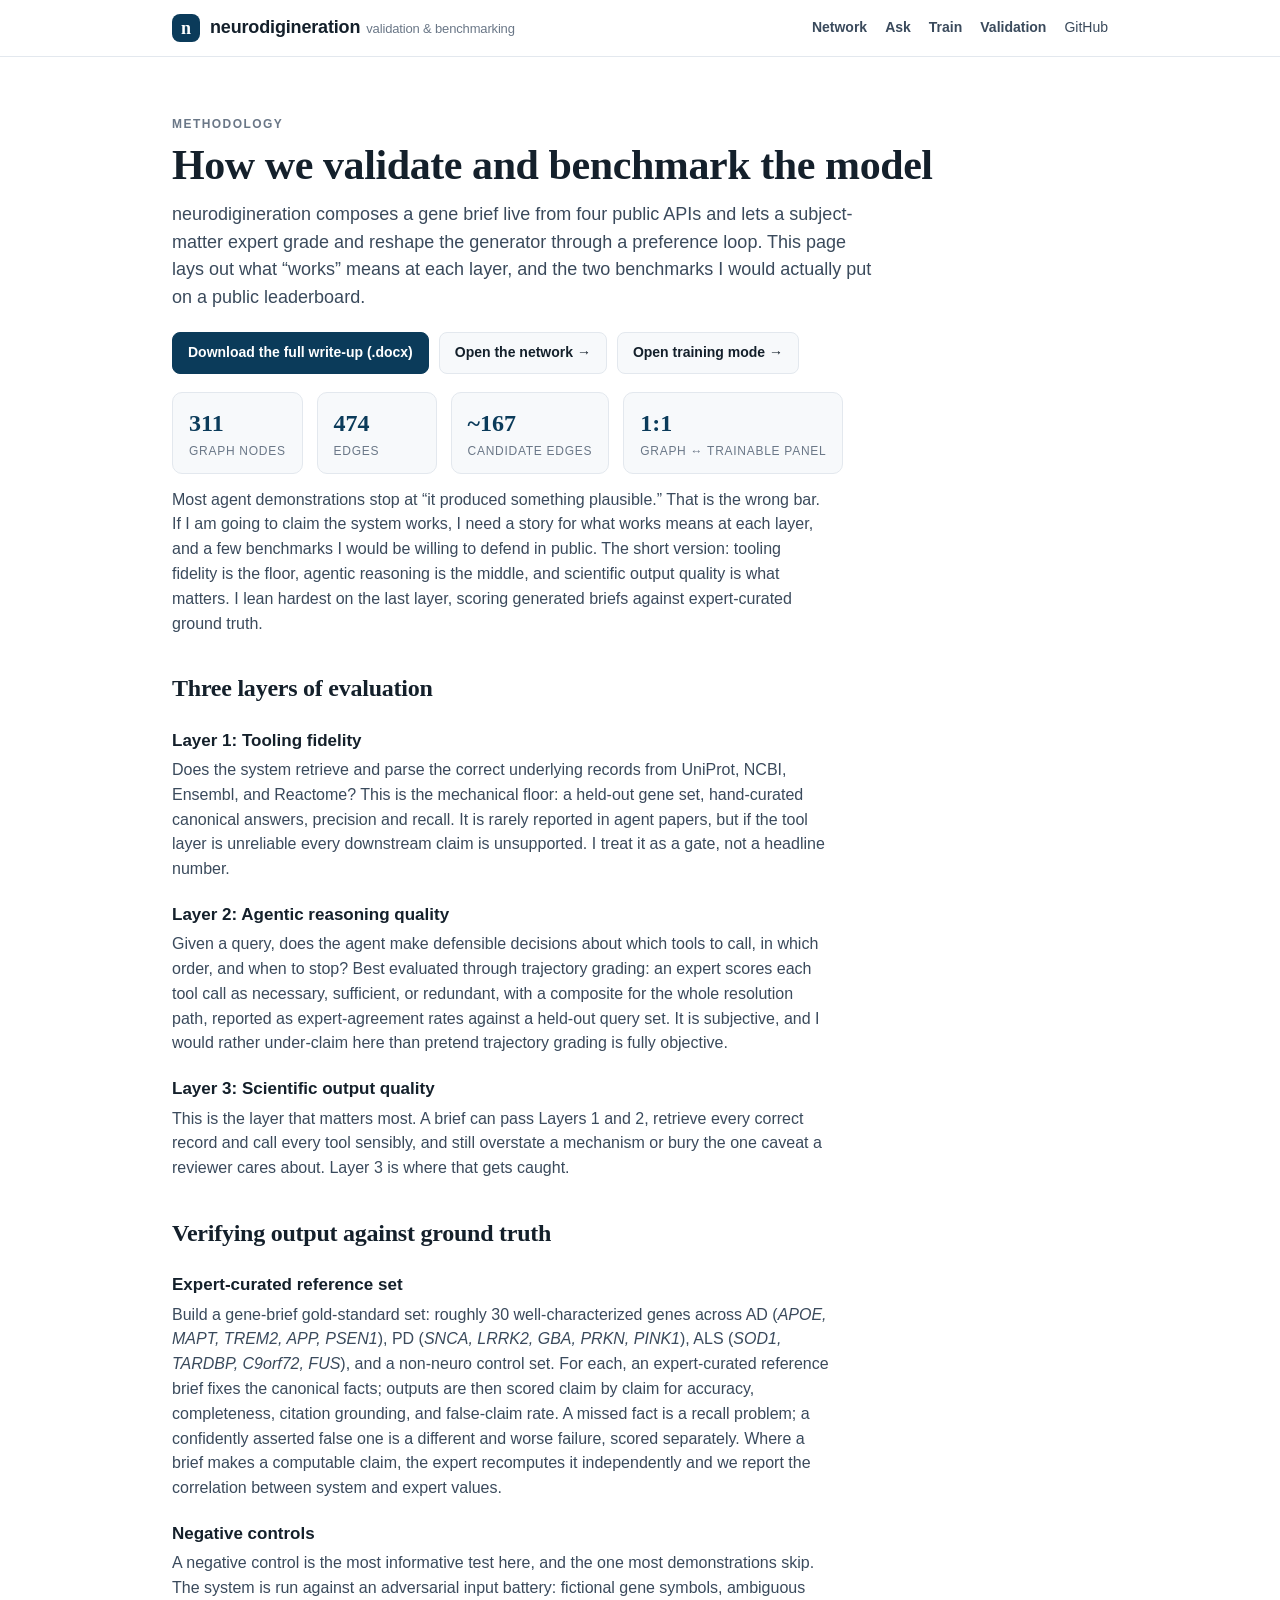
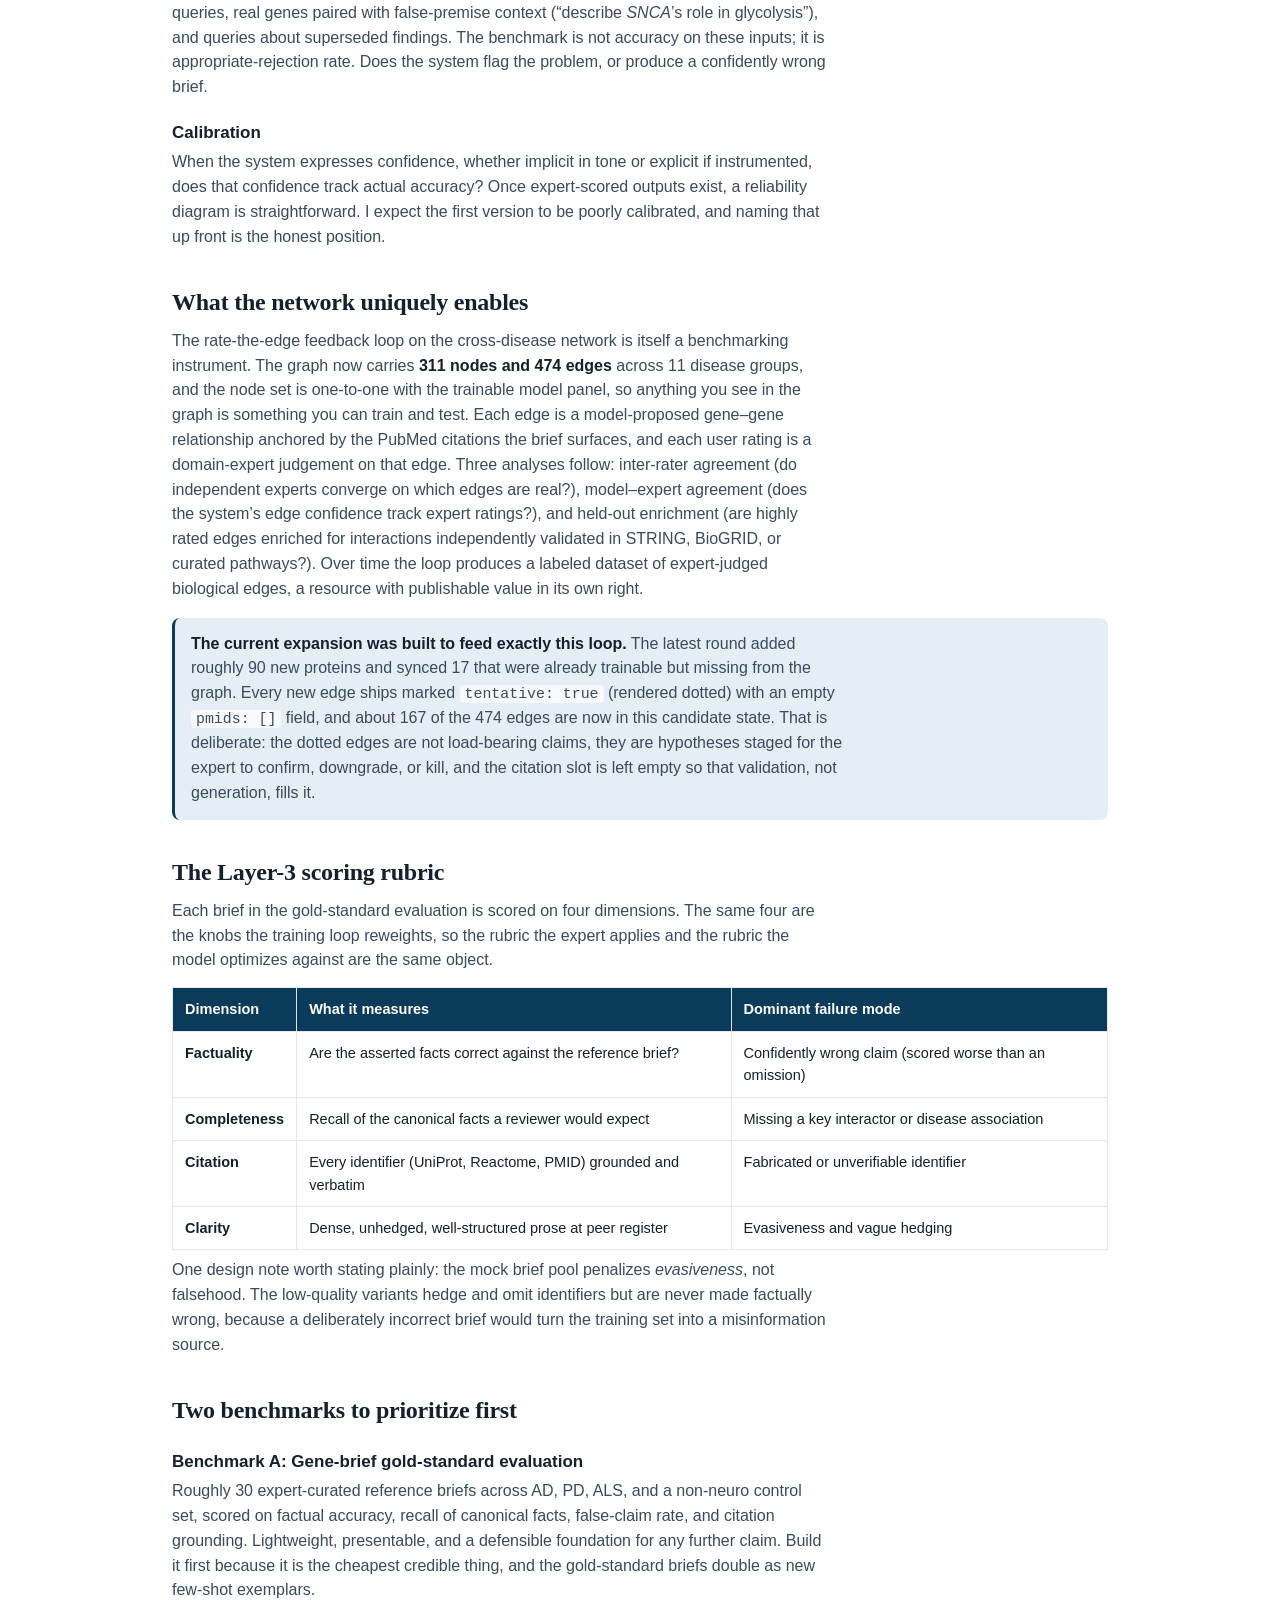
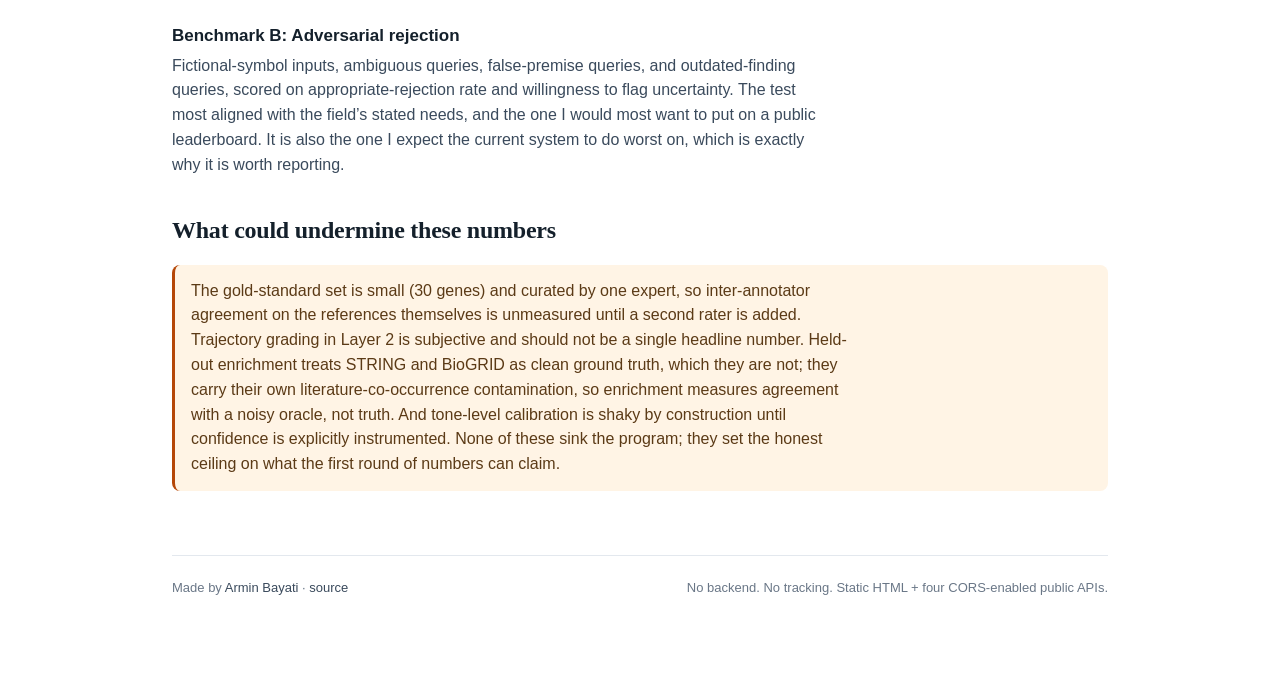
<file: validation.html>
<!doctype html>
<html lang="en">
<head>
  <meta charset="utf-8" />
  <meta name="viewport" content="width=device-width, initial-scale=1" />
  <title>neurodigineration — validation &amp; benchmarking</title>
  <meta name="description" content="How the neurodigineration gene-brief model is validated and benchmarked: three evaluation layers, ground-truth verification, negative controls, calibration, the rate-the-edge loop, and two priority benchmarks." />
  <meta name="theme-color" content="#0b3b5a" />
  <meta property="og:title" content="neurodigineration validation and benchmarking" />
  <meta property="og:description" content="Three evaluation layers, expert ground-truth verification, negative controls, calibration, and the rate-the-edge loop as a benchmarking instrument." />
  <meta property="og:type" content="article" />
  <link rel="icon" href="data:image/svg+xml;utf8,<svg xmlns='http://www.w3.org/2000/svg' viewBox='0 0 64 64'><circle cx='32' cy='32' r='28' fill='%230b3b5a'/><text x='50%25' y='56%25' text-anchor='middle' font-family='Georgia,serif' font-size='34' fill='white'>n</text></svg>" />
<style>
    :root {
      --ink: #14202b;
      --ink-soft: #3a4a5c;
      --mute: #6a7787;
      --rule: #e3e8ee;
      --panel: #f7f9fb;
      --accent: #0b3b5a;
      --accent-soft: #e6eef5;
      --warn: #b54708;
      --warn-soft: #fff4e5;
      --ok: #155724;
      --bg: #ffffff;
      --max: 980px;
    }
    * { box-sizing: border-box; }
    html, body { margin: 0; padding: 0; background: var(--bg); color: var(--ink); }
    body {
      font-family: -apple-system, BlinkMacSystemFont, "Segoe UI", Roboto, "Helvetica Neue", Arial, sans-serif;
      font-size: 16px;
      line-height: 1.55;
      -webkit-font-smoothing: antialiased;
      -moz-osx-font-smoothing: grayscale;
    }
    a { color: var(--accent); text-decoration: none; }
    a:hover { text-decoration: underline; }
    code, .mono { font-family: "SF Mono", Menlo, Consolas, "Roboto Mono", monospace; font-size: 0.93em; }
    .container { max-width: var(--max); margin: 0 auto; padding: 28px 22px 80px; }

    /* ===== Header ===== */
    header.site {
      border-bottom: 1px solid var(--rule);
      background: var(--bg);
      position: sticky; top: 0; z-index: 10;
      backdrop-filter: saturate(180%) blur(8px);
      -webkit-backdrop-filter: saturate(180%) blur(8px);
    }
    header.site .container { padding-top: 14px; padding-bottom: 14px; display: flex; align-items: center; gap: 14px; }
    .brand { display: flex; align-items: center; gap: 10px; font-weight: 600; letter-spacing: -0.01em; color: var(--ink); }
    .brand .logo {
      width: 28px; height: 28px; border-radius: 8px;
      background: var(--accent);
      color: white; display: grid; place-items: center;
      font-family: Georgia, serif; font-weight: 700; font-size: 18px; line-height: 1;
    }
    .brand .name { font-size: 18px; }
    .brand .name em { font-style: normal; color: var(--mute); font-weight: 500; font-size: 13px; margin-left: 6px; }
    nav.site-nav { margin-left: auto; display: flex; gap: 18px; font-size: 14px; }
    nav.site-nav a { color: var(--ink-soft); }
    nav.site-nav a:hover { color: var(--accent); }

    /* ===== Hero ===== */
    .hero { padding-top: 28px; padding-bottom: 12px; }
    .hero h1 {
      font-family: Georgia, "Iowan Old Style", "Times New Roman", serif;
      font-weight: 600;
      font-size: clamp(28px, 4.2vw, 40px);
      line-height: 1.15;
      margin: 0 0 10px;
      letter-spacing: -0.01em;
    }
    .hero p.lede {
      color: var(--ink-soft);
      font-size: 17px;
      max-width: 64ch;
      margin: 0 0 22px;
    }
    .hero .sources {
      color: var(--mute);
      font-size: 13px;
      margin-top: 8px;
    }

    /* ===== Search ===== */
    form.q {
      display: flex; gap: 8px; align-items: stretch;
      margin: 6px 0 14px;
    }
    form.q input[type="text"] {
      flex: 1;
      padding: 12px 14px;
      border: 1px solid var(--rule);
      border-radius: 10px;
      font-size: 16px;
      color: var(--ink);
      background: var(--bg);
      outline: none;
      transition: border-color 0.15s, box-shadow 0.15s;
    }
    form.q input[type="text"]:focus {
      border-color: var(--accent);
      box-shadow: 0 0 0 3px var(--accent-soft);
    }
    form.q button {
      padding: 12px 18px;
      border: 1px solid var(--accent);
      background: var(--accent);
      color: white;
      border-radius: 10px;
      font-size: 15px;
      font-weight: 500;
      cursor: pointer;
      transition: background 0.15s;
    }
    form.q button:hover { background: #0a324d; }
    form.q button:disabled { background: var(--mute); border-color: var(--mute); cursor: progress; }

    .chips { display: flex; flex-wrap: wrap; gap: 6px; margin-bottom: 28px; }
    .chips .label { color: var(--mute); font-size: 13px; margin-right: 4px; align-self: center; }
    .chip {
      font-family: "SF Mono", Menlo, Consolas, monospace;
      font-size: 12.5px;
      padding: 4px 10px;
      border: 1px solid var(--rule);
      border-radius: 999px;
      background: var(--panel);
      color: var(--ink-soft);
      cursor: pointer;
      transition: all 0.12s;
    }
    .chip:hover { border-color: var(--accent); color: var(--accent); background: var(--accent-soft); }

    /* ===== Brief layout ===== */
    .brief { display: grid; gap: 22px; }
    .brief.hidden { display: none; }

    .title-block {
      display: flex; align-items: baseline; flex-wrap: wrap; gap: 14px;
      padding-bottom: 14px;
      border-bottom: 1px solid var(--rule);
    }
    .title-block .gene {
      font-family: "SF Mono", Menlo, Consolas, monospace;
      font-style: italic;
      font-size: 32px;
      font-weight: 700;
      color: var(--accent);
      letter-spacing: -0.01em;
    }
    .title-block .protein {
      font-family: Georgia, serif;
      font-size: 22px;
      color: var(--ink);
    }
    .title-block .organism {
      font-style: italic;
      color: var(--mute);
      font-size: 14px;
    }

    .facts {
      display: grid;
      grid-template-columns: repeat(auto-fit, minmax(170px, 1fr));
      gap: 14px;
      padding: 16px;
      background: var(--panel);
      border: 1px solid var(--rule);
      border-radius: 12px;
    }
    .fact { display: flex; flex-direction: column; gap: 2px; min-width: 0; }
    .fact .k { font-size: 11.5px; text-transform: uppercase; letter-spacing: 0.06em; color: var(--mute); }
    .fact .v { font-family: "SF Mono", Menlo, Consolas, monospace; font-size: 14px; color: var(--ink); overflow: hidden; text-overflow: ellipsis; }
    .fact .v a { font-family: inherit; }

    section.card {
      padding: 4px 0;
    }
    section.card h2 {
      font-family: Georgia, serif;
      font-size: 19px;
      font-weight: 600;
      margin: 0 0 8px;
      color: var(--ink);
      display: flex; align-items: center; gap: 10px;
    }
    section.card h2 .src {
      font-family: -apple-system, BlinkMacSystemFont, "Segoe UI", Roboto, sans-serif;
      font-size: 11.5px;
      font-weight: 500;
      letter-spacing: 0.04em;
      text-transform: uppercase;
      color: var(--mute);
      padding: 2px 8px;
      border: 1px solid var(--rule);
      border-radius: 999px;
      background: var(--bg);
    }
    section.card .body p { margin: 0 0 8px; color: var(--ink-soft); }
    section.card .body p:last-child { margin-bottom: 0; }

    ul.list { list-style: none; padding: 0; margin: 4px 0 0; }
    ul.list li {
      padding: 10px 0;
      border-top: 1px solid var(--rule);
    }
    ul.list li:first-child { border-top: 0; padding-top: 4px; }
    ul.list .row1 { display: flex; gap: 10px; align-items: baseline; flex-wrap: wrap; }
    ul.list .row1 .id {
      font-family: "SF Mono", Menlo, Consolas, monospace;
      font-size: 12px;
      color: var(--mute);
    }
    ul.list .row1 .title {
      color: var(--ink);
      font-size: 15px;
      line-height: 1.45;
    }
    ul.list .row2 {
      margin-top: 4px;
      color: var(--mute);
      font-size: 13px;
    }
    ul.list .row2 .journal { font-style: italic; }

    /* ===== States ===== */
    .skeleton {
      background: linear-gradient(90deg, var(--panel) 0%, #eef2f6 50%, var(--panel) 100%);
      background-size: 200% 100%;
      animation: shimmer 1.4s linear infinite;
      border-radius: 8px;
    }
    @keyframes shimmer {
      0% { background-position: 200% 0; }
      100% { background-position: -200% 0; }
    }
    .sk-line { height: 14px; margin: 8px 0; }
    .sk-line.w70 { width: 70%; }
    .sk-line.w50 { width: 50%; }
    .sk-line.w90 { width: 90%; }
    .sk-block { height: 80px; margin: 12px 0; }

    .notice {
      padding: 14px 16px;
      border-radius: 10px;
      font-size: 14px;
      border: 1px solid var(--rule);
      background: var(--panel);
      color: var(--ink-soft);
    }
    .notice.warn { background: var(--warn-soft); border-color: #f5cba7; color: var(--warn); }
    .notice strong { color: inherit; }

    /* ===== About / Footer ===== */
    section.about {
      margin-top: 56px;
      padding-top: 28px;
      border-top: 1px solid var(--rule);
    }
    section.about h2 {
      font-family: Georgia, serif;
      font-size: 22px;
      font-weight: 600;
      margin: 0 0 10px;
    }
    section.about p { color: var(--ink-soft); max-width: 72ch; }
    section.about .grid {
      display: grid;
      grid-template-columns: repeat(auto-fit, minmax(220px, 1fr));
      gap: 18px;
      margin-top: 18px;
    }
    section.about .grid .item {
      padding: 14px;
      border: 1px solid var(--rule);
      border-radius: 10px;
      background: var(--panel);
    }
    section.about .grid .item h3 {
      margin: 0 0 4px;
      font-size: 14px;
      font-family: "SF Mono", Menlo, Consolas, monospace;
      letter-spacing: -0.01em;
      color: var(--accent);
    }
    section.about .grid .item p { margin: 0; font-size: 13.5px; }

    footer.site {
      margin-top: 64px;
      padding: 22px 0;
      border-top: 1px solid var(--rule);
      color: var(--mute);
      font-size: 13px;
      display: flex; flex-wrap: wrap; gap: 14px; align-items: center;
    }
    footer.site .who { flex: 1; min-width: 220px; }
    footer.site .built { color: var(--mute); }
    footer.site a { color: var(--ink-soft); }

    .ai-pill {
      display: inline-flex; align-items: center; gap: 6px;
      padding: 3px 9px;
      font-size: 11.5px;
      letter-spacing: 0.04em;
      text-transform: uppercase;
      border: 1px solid var(--rule);
      border-radius: 999px;
      background: var(--accent-soft);
      color: var(--accent);
      font-weight: 600;
    }
    .ai-pill::before {
      content: "";
      width: 6px; height: 6px; border-radius: 999px; background: var(--accent);
    }

    @media (max-width: 600px) {
      .title-block .gene { font-size: 26px; }
      .title-block .protein { font-size: 18px; }
      form.q { flex-direction: column; }
      form.q button { width: 100%; }
    }
  </style>
  <style>
    .doc-hero { padding-top: 30px; padding-bottom: 8px; }
    .doc-hero .eyebrow { text-transform: uppercase; letter-spacing: .12em; font-size: 12px; color: var(--mute); font-weight: 600; }
    .doc-hero h1 { font-family: Georgia,"Iowan Old Style","Times New Roman",serif; font-weight: 600; font-size: clamp(28px,4.4vw,42px); line-height: 1.12; margin: 8px 0 12px; letter-spacing: -0.01em; }
    .doc-hero p.lede { color: var(--ink-soft); font-size: 18px; max-width: 70ch; margin: 0 0 20px; }
    .btnrow { display:flex; flex-wrap:wrap; gap:10px; margin: 6px 0 8px; }
    .btn { display:inline-flex; align-items:center; gap:8px; padding:9px 15px; border-radius:8px; font-size:14px; font-weight:600; border:1px solid var(--rule); }
    .btn.primary { background: var(--accent); color:#fff; border-color: var(--accent); }
    .btn.primary:hover { text-decoration:none; filter:brightness(1.07); }
    .btn.ghost { background: var(--panel); color: var(--ink); }
    .btn.ghost:hover { text-decoration:none; border-color: var(--accent); color: var(--accent); }
    .layer-h { font-family: Georgia,serif; font-size: 22px; margin: 26px 0 6px; color: var(--ink); }
    .prose h2 { font-family: Georgia,serif; font-weight:600; font-size: 24px; margin: 34px 0 8px; letter-spacing:-0.01em; }
    .prose h3 { font-size: 17px; margin: 20px 0 4px; color: var(--ink); }
    .prose p { color: var(--ink-soft); margin: 0 0 14px; max-width: 74ch; }
    .prose strong { color: var(--ink); }
    .prose .mono { background: var(--panel); padding: 1px 5px; border-radius: 4px; }
    .stat-strip { display:flex; flex-wrap:wrap; gap:14px; margin: 18px 0 6px; }
    .stat { background: var(--panel); border:1px solid var(--rule); border-radius:10px; padding:12px 16px; min-width:120px; }
    .stat .n { font-size: 24px; font-weight:700; color: var(--accent); font-family: Georgia,serif; }
    .stat .l { font-size: 12px; color: var(--mute); text-transform:uppercase; letter-spacing:.06em; }
    table.rubric { border-collapse: collapse; width:100%; margin: 14px 0 8px; font-size: 14.5px; }
    table.rubric th, table.rubric td { border:1px solid var(--rule); padding:10px 12px; text-align:left; vertical-align:top; }
    table.rubric th { background: var(--accent); color:#fff; font-weight:600; }
    table.rubric td:first-child { font-weight:600; color: var(--ink); white-space:nowrap; }
    .callout { background: var(--accent-soft); border-left: 3px solid var(--accent); border-radius: 8px; padding: 14px 16px; margin: 16px 0; }
    .callout p { margin: 0; color: var(--ink-soft); }
    .lim { background: var(--warn-soft); border-left: 3px solid var(--warn); border-radius: 8px; padding: 14px 16px; margin: 16px 0; }
    .lim p { margin: 0; color: #5b3a16; max-width: 74ch; }
  </style>

</head>
<body>

<header class="site">
  <div class="container">
    <a class="brand" href="./">
      <span class="logo">n</span>
      <span class="name">neurodigineration<em>validation &amp; benchmarking</em></span>
    </a>
    <nav class="site-nav">
      <a href="./network.html"><strong>Network</strong></a>
      <a href="./ask.html"><strong>Ask</strong></a>
      <a href="./train.html"><strong>Train</strong></a>
      <a href="./validation.html" aria-current="page"><strong>Validation</strong></a>
      <a href="https://github.com/abayatibrain/neurodigineration">GitHub</a>
    </nav>
  </div>
</header>

<main class="container prose">

  <section class="doc-hero">
    <div class="eyebrow">Methodology</div>
    <h1>How we validate and benchmark the model</h1>
    <p class="lede">neurodigineration composes a gene brief live from four public APIs and lets a subject-matter
    expert grade and reshape the generator through a preference loop. This page lays out what &ldquo;works&rdquo;
    means at each layer, and the two benchmarks I would actually put on a public leaderboard.</p>
    <div class="btnrow">
      <a class="btn primary" href="./docs/neurodigineration-validation-benchmarking.docx">Download the full write-up (.docx)</a>
      <a class="btn ghost" href="./network.html">Open the network &rarr;</a>
      <a class="btn ghost" href="./train.html">Open training mode &rarr;</a>
    </div>
    <div class="stat-strip">
      <div class="stat"><div class="n">311</div><div class="l">graph nodes</div></div>
      <div class="stat"><div class="n">474</div><div class="l">edges</div></div>
      <div class="stat"><div class="n">~167</div><div class="l">candidate edges</div></div>
      <div class="stat"><div class="n">1:1</div><div class="l">graph &harr; trainable panel</div></div>
    </div>
  </section>

  <p>Most agent demonstrations stop at &ldquo;it produced something plausible.&rdquo; That is the wrong bar.
  If I am going to claim the system works, I need a story for what works means at each layer, and a few
  benchmarks I would be willing to defend in public. The short version: tooling fidelity is the floor,
  agentic reasoning is the middle, and scientific output quality is what matters. I lean hardest on the last
  layer, scoring generated briefs against expert-curated ground truth.</p>

  <h2>Three layers of evaluation</h2>

  <h3>Layer 1: Tooling fidelity</h3>
  <p>Does the system retrieve and parse the correct underlying records from UniProt, NCBI, Ensembl, and
  Reactome? This is the mechanical floor: a held-out gene set, hand-curated canonical answers, precision and
  recall. It is rarely reported in agent papers, but if the tool layer is unreliable every downstream claim is
  unsupported. I treat it as a gate, not a headline number.</p>

  <h3>Layer 2: Agentic reasoning quality</h3>
  <p>Given a query, does the agent make defensible decisions about which tools to call, in which order, and
  when to stop? Best evaluated through trajectory grading: an expert scores each tool call as necessary,
  sufficient, or redundant, with a composite for the whole resolution path, reported as expert-agreement rates
  against a held-out query set. It is subjective, and I would rather under-claim here than pretend trajectory
  grading is fully objective.</p>

  <h3>Layer 3: Scientific output quality</h3>
  <p>This is the layer that matters most. A brief can pass Layers 1 and 2, retrieve every correct record and
  call every tool sensibly, and still overstate a mechanism or bury the one caveat a reviewer cares about.
  Layer 3 is where that gets caught.</p>

  <h2>Verifying output against ground truth</h2>

  <h3>Expert-curated reference set</h3>
  <p>Build a gene-brief gold-standard set: roughly 30 well-characterized genes
  across AD (<em>APOE, MAPT, TREM2, APP, PSEN1</em>), PD (<em>SNCA, LRRK2, GBA, PRKN, PINK1</em>), ALS
  (<em>SOD1, TARDBP, C9orf72, FUS</em>), and a non-neuro control set. For each, an expert-curated reference
  brief fixes the canonical facts; outputs are then scored claim by claim for accuracy, completeness, citation
  grounding, and false-claim rate. A missed fact is a recall problem; a confidently asserted false one is a
  different and worse failure, scored separately. Where a brief makes a computable claim, the expert
  recomputes it independently and we report the correlation between system and expert values.</p>

  <h3>Negative controls</h3>
  <p>A negative control is the most informative test here, and the one most demonstrations skip. The system is
  run against an adversarial input battery: fictional gene symbols, ambiguous queries, real genes paired with
  false-premise context (&ldquo;describe <em>SNCA</em>&rsquo;s role in glycolysis&rdquo;), and queries about
  superseded findings. The benchmark is not accuracy on these inputs; it is appropriate-rejection rate. Does the
  system flag the problem, or produce a confidently wrong brief.</p>

  <h3>Calibration</h3>
  <p>When the system expresses confidence, whether implicit in tone or explicit if instrumented, does that
  confidence track actual accuracy? Once expert-scored outputs exist, a reliability diagram is straightforward.
  I expect the first version to be poorly calibrated, and naming that up front is the honest position.</p>

  <h2>What the network uniquely enables</h2>
  <p>The rate-the-edge feedback loop on the cross-disease network is itself a benchmarking instrument. The
  graph now carries <strong>311 nodes and 474 edges</strong> across 11 disease groups, and the node set is
  one-to-one with the trainable model panel, so anything you see in the graph is something you can train and
  test. Each edge is a model-proposed gene&ndash;gene relationship anchored by the PubMed citations the brief
  surfaces, and each user rating is a domain-expert judgement on that edge. Three analyses follow: inter-rater
  agreement (do independent experts converge on which edges are real?), model&ndash;expert agreement (does the
  system&rsquo;s edge confidence track expert ratings?), and held-out enrichment (are highly rated edges enriched
  for interactions independently validated in STRING, BioGRID, or curated pathways?). Over time the loop produces
  a labeled dataset of expert-judged biological edges, a resource with publishable value in its own right.</p>

  <div class="callout">
    <p><strong>The current expansion was built to feed exactly this loop.</strong> The latest round added
    roughly 90 new proteins and synced 17 that were already trainable but missing from the graph. Every new edge
    ships marked <span class="mono">tentative: true</span> (rendered dotted) with an empty
    <span class="mono">pmids: []</span> field, and about 167 of the 474 edges are now in this candidate state.
    That is deliberate: the dotted edges are not load-bearing claims, they are hypotheses staged for the expert
    to confirm, downgrade, or kill, and the citation slot is left empty so that validation, not generation, fills
    it.</p>
  </div>

  <h2>The Layer-3 scoring rubric</h2>
  <p>Each brief in the gold-standard evaluation is scored on four dimensions. The same four are the knobs the
  training loop reweights, so the rubric the expert applies and the rubric the model optimizes against are the
  same object.</p>
  <table class="rubric">
    <thead><tr><th>Dimension</th><th>What it measures</th><th>Dominant failure mode</th></tr></thead>
    <tbody>
      <tr><td>Factuality</td><td>Are the asserted facts correct against the reference brief?</td><td>Confidently wrong claim (scored worse than an omission)</td></tr>
      <tr><td>Completeness</td><td>Recall of the canonical facts a reviewer would expect</td><td>Missing a key interactor or disease association</td></tr>
      <tr><td>Citation</td><td>Every identifier (UniProt, Reactome, PMID) grounded and verbatim</td><td>Fabricated or unverifiable identifier</td></tr>
      <tr><td>Clarity</td><td>Dense, unhedged, well-structured prose at peer register</td><td>Evasiveness and vague hedging</td></tr>
    </tbody>
  </table>
  <p>One design note worth stating plainly: the mock brief pool penalizes <em>evasiveness</em>, not falsehood.
  The low-quality variants hedge and omit identifiers but are never made factually wrong, because a deliberately
  incorrect brief would turn the training set into a misinformation source.</p>

  <h2>Two benchmarks to prioritize first</h2>
  <h3>Benchmark A: Gene-brief gold-standard evaluation</h3>
  <p>Roughly 30 expert-curated reference briefs across AD, PD, ALS, and a non-neuro control set, scored on
  factual accuracy, recall of canonical facts, false-claim rate, and citation grounding. Lightweight,
  presentable, and a defensible foundation for any further claim. Build it first because it is the cheapest
  credible thing, and the gold-standard briefs double as new few-shot exemplars.</p>
  <h3>Benchmark B: Adversarial rejection</h3>
  <p>Fictional-symbol inputs, ambiguous queries, false-premise queries, and outdated-finding queries, scored on
  appropriate-rejection rate and willingness to flag uncertainty. The test most aligned with the field&rsquo;s
  stated needs, and the one I would most want to put on a public leaderboard. It is also the one I expect the
  current system to do worst on, which is exactly why it is worth reporting.</p>

  <h2>What could undermine these numbers</h2>
  <div class="lim">
    <p>The gold-standard set is small (30 genes) and curated by one expert, so inter-annotator agreement on the
    references themselves is unmeasured until a second rater is added. Trajectory grading in Layer 2 is
    subjective and should not be a single headline number. Held-out enrichment treats STRING and BioGRID as
    clean ground truth, which they are not; they carry their own literature-co-occurrence contamination, so
    enrichment measures agreement with a noisy oracle, not truth. And tone-level calibration is shaky by
    construction until confidence is explicitly instrumented. None of these sink the program; they set the
    honest ceiling on what the first round of numbers can claim.</p>
  </div>

  <footer class="site">
    <div class="who">
      Made by <a href="https://arminbayati.com" target="_blank" rel="noopener">Armin Bayati</a>
      &middot;
      <a href="https://github.com/abayatibrain/neurodigineration">source</a>
    </div>
    <div class="built">No backend. No tracking. Static HTML + four CORS-enabled public APIs.</div>
  </footer>

</main>

</body>
</html>
</file>
<file: assets/train.css>
/* neurodigineration training mode — styles.
 * Inherits the scientific-clean look of index.html.  Three-column layout
 * collapses to single-column on narrow viewports. */

:root {
  --ink: #14202b;
  --ink-soft: #3a4a5c;
  --mute: #6a7787;
  --rule: #e3e8ee;
  --rule-strong: #cdd6e0;
  --panel: #f7f9fb;
  --panel-2: #f0f4f8;
  --accent: #0b3b5a;
  --accent-soft: #e6eef5;
  --warn: #b54708;
  --warn-soft: #fff4e5;
  --ok: #155724;
  --ok-soft: #d1f0d8;
  --danger: #b91c1c;
  --danger-soft: #fee2e2;
  --bg: #ffffff;
  --shadow-1: 0 1px 2px rgba(0, 0, 0, 0.04);
  --shadow-2: 0 4px 12px rgba(0, 0, 0, 0.06);
  --gold: #b45309;
  --gold-soft: #fff7d6;
}

* { box-sizing: border-box; }
html, body { margin: 0; padding: 0; }
body {
  font-family: -apple-system, BlinkMacSystemFont, 'Segoe UI', Roboto, 'Helvetica Neue', Arial, sans-serif;
  font-size: 15px;
  line-height: 1.55;
  color: var(--ink);
  background: var(--bg);
  -webkit-font-smoothing: antialiased;
  -moz-osx-font-smoothing: grayscale;
}
a { color: var(--accent); text-decoration: none; }
a:hover { text-decoration: underline; }
code, .mono { font-family: 'SF Mono', Menlo, Consolas, 'Roboto Mono', monospace; font-size: 0.92em; }
hr { border: none; border-top: 1px solid var(--rule); margin: 14px 0; }
input, textarea, select, button { font: inherit; color: inherit; }

/* ===== Header ===== */
header.site {
  border-bottom: 1px solid var(--rule);
  background: var(--bg);
  position: sticky; top: 0; z-index: 100;
  backdrop-filter: saturate(180%) blur(8px);
  -webkit-backdrop-filter: saturate(180%) blur(8px);
}
header.site .row {
  max-width: 1480px; margin: 0 auto;
  padding: 10px 18px;
  display: flex; align-items: center; gap: 14px; flex-wrap: wrap;
}
.brand { display: flex; align-items: center; gap: 10px; font-weight: 600; }
.brand .logo {
  width: 28px; height: 28px; border-radius: 8px;
  background: var(--accent); color: white;
  display: grid; place-items: center;
  font-family: Georgia, serif; font-weight: 700; font-size: 18px;
}
.brand .name {
  font-size: 17px;
  display: inline-flex; align-items: baseline; gap: 8px;
}
.brand .name em { font-style: normal; color: var(--mute); font-weight: 500; font-size: 13px; }
.pill {
  font-size: 11px; letter-spacing: 0.04em; text-transform: uppercase;
  padding: 3px 9px; border-radius: 999px; border: 1px solid var(--rule);
  background: var(--panel); color: var(--ink-soft); font-weight: 600;
}
.pill.mode-mock { background: var(--accent-soft); color: var(--accent); border-color: transparent; }
.pill.mode-live { background: #f4e3ff; color: #5d2c87; border-color: transparent; }
.pill.version { background: var(--gold-soft); color: var(--gold); border-color: transparent; }
.spacer { flex: 1; }

.header-controls { display: flex; align-items: center; gap: 10px; flex-wrap: wrap; }
.mode-toggle {
  display: inline-flex; border: 1px solid var(--rule); border-radius: 8px; overflow: hidden;
}
.mode-toggle button {
  padding: 6px 12px; background: var(--bg); color: var(--ink-soft);
  border: 0; cursor: pointer; font-size: 13px; font-weight: 500;
}
.mode-toggle button.active { background: var(--accent); color: white; }

.btn {
  padding: 7px 12px; border-radius: 8px;
  border: 1px solid var(--rule); background: var(--bg);
  color: var(--ink); font-size: 13px; cursor: pointer;
  transition: background 0.12s, border-color 0.12s;
}
.btn:hover { border-color: var(--accent); color: var(--accent); }
.btn.primary { background: var(--accent); color: white; border-color: var(--accent); }
.btn.primary:hover { background: #0a324d; color: white; }
.btn.danger { color: var(--danger); border-color: var(--danger-soft); }
.btn.danger:hover { background: var(--danger-soft); }
.btn.ghost { border-color: transparent; }
.btn:disabled { opacity: 0.5; cursor: not-allowed; }

.dropdown { position: relative; display: inline-block; }
.dropdown-menu {
  position: absolute; right: 0; top: calc(100% + 4px);
  background: var(--bg); border: 1px solid var(--rule);
  border-radius: 8px; box-shadow: var(--shadow-2);
  min-width: 220px; z-index: 50; padding: 6px;
  display: none;
}
.dropdown.open .dropdown-menu { display: block; }
.dropdown-menu button {
  width: 100%; text-align: left; padding: 8px 10px; border-radius: 6px;
  background: transparent; border: none; cursor: pointer;
  font-size: 13px; color: var(--ink);
}
.dropdown-menu button:hover { background: var(--panel); }

/* ===== Layout ===== */
main.app {
  max-width: 1480px; margin: 0 auto;
  display: grid;
  grid-template-columns: 340px 1fr 360px;
  gap: 18px;
  padding: 18px;
}
@media (max-width: 1200px) {
  main.app { grid-template-columns: 1fr; }
}
section.col {
  display: flex; flex-direction: column; gap: 16px;
}
section.card {
  background: var(--bg);
  border: 1px solid var(--rule);
  border-radius: 12px;
  padding: 14px 16px;
  box-shadow: var(--shadow-1);
}
section.card > h2 {
  margin: 0 0 10px;
  font-family: Georgia, serif;
  font-size: 15px;
  font-weight: 600;
  display: flex; align-items: center; gap: 8px;
}
section.card > h2 .count {
  font-family: 'SF Mono', monospace; font-size: 11px;
  background: var(--panel); padding: 2px 7px; border-radius: 999px;
  color: var(--mute); font-weight: 500;
}
section.card > h2 .badge {
  font-family: -apple-system, sans-serif;
  font-size: 10px; font-weight: 600;
  letter-spacing: 0.05em; text-transform: uppercase;
  padding: 2px 7px; border-radius: 999px;
  background: var(--accent-soft); color: var(--accent);
}
section.card .sub {
  font-size: 12px; color: var(--mute); margin: -4px 0 10px;
}

/* ===== Left column ===== */
textarea.system-prompt {
  width: 100%; min-height: 280px;
  font-family: 'SF Mono', Menlo, Consolas, monospace;
  font-size: 12.5px; line-height: 1.55;
  padding: 10px; border: 1px solid var(--rule); border-radius: 8px;
  resize: vertical; background: var(--panel-2);
}
textarea.system-prompt:focus { border-color: var(--accent); background: var(--bg); outline: none; }

.examples-list, .avoid-list {
  display: flex; flex-direction: column; gap: 8px;
  max-height: 240px; overflow-y: auto;
}
.example-item, .avoid-item {
  padding: 8px 10px;
  background: var(--panel);
  border: 1px solid var(--rule);
  border-radius: 8px;
  font-size: 12.5px;
}
.example-item .gene {
  font-family: 'SF Mono', monospace;
  font-weight: 600;
  color: var(--accent);
}
.example-item .meta, .avoid-item .meta {
  font-size: 11px; color: var(--mute); margin-top: 3px;
}
.example-item .snippet, .avoid-item .pattern {
  color: var(--ink-soft); margin-top: 4px; line-height: 1.4;
}
.empty-state {
  font-size: 12.5px; color: var(--mute); font-style: italic;
  padding: 8px 0;
}

.rubric-grid {
  display: grid; grid-template-columns: 110px 1fr 40px; gap: 6px 10px;
  font-size: 12.5px; align-items: center;
}
.rubric-grid .name { color: var(--ink-soft); }
.rubric-grid .bar { height: 6px; background: var(--panel-2); border-radius: 3px; overflow: hidden; }
.rubric-grid .bar-fill { height: 100%; background: var(--accent); border-radius: 3px; }
.rubric-grid .val { font-family: 'SF Mono', monospace; font-size: 11.5px; text-align: right; color: var(--mute); }

/* ===== Center column — brief + rating ===== */
.gene-picker {
  display: flex; gap: 8px; align-items: center; flex-wrap: wrap; margin-bottom: 8px;
}
.gene-picker select, .gene-picker input {
  padding: 8px 10px; border: 1px solid var(--rule); border-radius: 8px;
  font-size: 14px;
}
.gene-picker label { font-size: 12px; color: var(--mute); }

.brief-frame {
  border: 1px solid var(--rule);
  border-radius: 10px;
  padding: 22px 26px;
  background: var(--bg);
  min-height: 320px;
  font-size: 14px;
  line-height: 1.65;
}
.brief-frame.empty { color: var(--mute); font-style: italic; display: grid; place-items: center; min-height: 220px; }
.brief-frame h1 { font-size: 22px; margin: 0 0 8px; font-family: Georgia, serif; }
.brief-frame h2, .brief-frame h3 { font-family: Georgia, serif; }
.brief-frame h2 { font-size: 17px; margin: 18px 0 6px; }
.brief-frame h3 { font-size: 15px; margin: 14px 0 4px; }
.brief-frame p { margin: 8px 0; }
.brief-frame ul { padding-left: 22px; margin: 8px 0; }
.brief-frame strong { color: var(--ink); }
.brief-frame em { font-style: italic; }
.brief-frame code { background: var(--panel); padding: 1px 5px; border-radius: 3px; font-size: 0.9em; }
.brief-meta {
  font-size: 11px; color: var(--mute); margin-top: 6px;
  display: flex; gap: 12px; flex-wrap: wrap;
}
.brief-meta .tag { padding: 2px 7px; border-radius: 999px; background: var(--panel); border: 1px solid var(--rule); }
.brief-meta .tag.live { background: #f4e3ff; color: #5d2c87; border-color: transparent; }
.brief-meta .tag.mock { background: var(--accent-soft); color: var(--accent); border-color: transparent; }

.rating-block {
  margin-top: 18px;
  padding: 16px;
  background: var(--panel);
  border: 1px solid var(--rule);
  border-radius: 10px;
}
.rating-block h3 {
  margin: 0 0 12px; font-size: 14px;
  font-family: Georgia, serif;
}
.dim-grid {
  display: grid;
  grid-template-columns: 140px 1fr 30px;
  gap: 10px 14px;
  align-items: center;
}
.dim-grid .dim-name { font-size: 13px; color: var(--ink-soft); }
.dim-grid .dim-name .hint { font-size: 11px; color: var(--mute); font-weight: 400; display: block; }
.dim-grid .stars { display: inline-flex; gap: 4px; }
.dim-grid .star {
  width: 28px; height: 28px;
  background: var(--bg);
  border: 1px solid var(--rule);
  border-radius: 6px;
  cursor: pointer;
  display: grid; place-items: center;
  font-size: 16px; color: var(--mute);
  transition: all 0.1s;
}
.dim-grid .star:hover { border-color: var(--accent); color: var(--accent); }
.dim-grid .star.selected { background: var(--accent); border-color: var(--accent); color: white; }
.dim-grid .star.in-range { background: var(--accent-soft); color: var(--accent); border-color: transparent; }
.dim-grid .dim-val { font-family: 'SF Mono', monospace; font-size: 12px; text-align: right; color: var(--mute); }

.rating-actions { display: flex; gap: 10px; margin-top: 14px; flex-wrap: wrap; }
.rating-actions input.comment {
  flex: 1; min-width: 200px;
  padding: 8px 10px; border: 1px solid var(--rule); border-radius: 8px;
}

/* ===== A/B preference mode ===== */
.ab-pair {
  display: grid; grid-template-columns: 1fr 1fr; gap: 14px;
}
@media (max-width: 900px) { .ab-pair { grid-template-columns: 1fr; } }
.ab-side {
  border: 2px solid var(--rule); border-radius: 10px;
  padding: 14px 18px; cursor: pointer;
  transition: border-color 0.15s, transform 0.05s;
  background: var(--bg);
}
.ab-side:hover { border-color: var(--accent); }
.ab-side.chosen { border-color: var(--ok); background: var(--ok-soft); }
.ab-label { font-size: 11px; letter-spacing: 0.05em; text-transform: uppercase; color: var(--mute); font-weight: 700; margin-bottom: 6px; }
.ab-actions { display: flex; gap: 10px; margin-top: 14px; flex-wrap: wrap; }

/* ===== Right column — panel + metrics ===== */
table.panel-table {
  width: 100%; border-collapse: collapse; font-size: 12.5px;
}
table.panel-table th {
  text-align: left; padding: 6px 8px; border-bottom: 1px solid var(--rule);
  font-size: 11px; text-transform: uppercase; letter-spacing: 0.05em; color: var(--mute);
  font-weight: 600;
}
table.panel-table td {
  padding: 6px 8px; border-bottom: 1px solid var(--rule);
  vertical-align: top;
}
table.panel-table td .sym {
  font-family: 'SF Mono', monospace; font-weight: 600; color: var(--accent);
}
table.panel-table td .notes { color: var(--mute); font-size: 11.5px; }
table.panel-table td.actions { text-align: right; white-space: nowrap; }
table.panel-table td.actions button {
  font-size: 11px; padding: 3px 6px; margin-left: 4px;
  background: transparent; border: 1px solid var(--rule); border-radius: 4px;
  color: var(--ink-soft); cursor: pointer;
}
table.panel-table td.actions button:hover { color: var(--accent); border-color: var(--accent); }
table.panel-table td.actions button.del { color: var(--danger); border-color: var(--danger-soft); }

.metric-stat-grid {
  display: grid; grid-template-columns: 1fr 1fr; gap: 10px;
}
.metric-stat {
  padding: 8px 10px; border: 1px solid var(--rule); border-radius: 8px;
  background: var(--panel);
}
.metric-stat .n {
  font-size: 20px; font-weight: 600; font-family: Georgia, serif; color: var(--accent);
}
.metric-stat .k {
  font-size: 11px; color: var(--mute); text-transform: uppercase; letter-spacing: 0.05em;
}

.version-timeline {
  display: flex; flex-direction: column; gap: 6px;
  max-height: 240px; overflow-y: auto;
}
.version-row {
  display: flex; gap: 8px; padding: 6px 8px;
  border: 1px solid var(--rule); border-radius: 6px;
  font-size: 12px; background: var(--bg);
}
.version-row .v {
  font-family: 'SF Mono', monospace; font-weight: 600; color: var(--accent);
  min-width: 44px;
}
.version-row .what { color: var(--ink-soft); flex: 1; }
.version-row .when { color: var(--mute); font-size: 11px; }

/* ===== Modal ===== */
.modal-bg {
  position: fixed; inset: 0; background: rgba(20, 32, 43, 0.4);
  display: none; align-items: center; justify-content: center;
  z-index: 200;
}
.modal-bg.open { display: flex; }
.modal {
  background: var(--bg); border-radius: 12px; padding: 22px;
  max-width: 480px; width: 90vw;
  box-shadow: 0 20px 40px rgba(0, 0, 0, 0.15);
}
.modal h3 { margin: 0 0 12px; font-family: Georgia, serif; font-size: 18px; }
.modal-row { display: flex; flex-direction: column; gap: 6px; margin-bottom: 12px; }
.modal-row label { font-size: 12px; color: var(--mute); text-transform: uppercase; letter-spacing: 0.05em; }
.modal-row input, .modal-row textarea, .modal-row select {
  padding: 8px 10px; border: 1px solid var(--rule); border-radius: 8px;
}
.modal-row textarea { min-height: 80px; font-family: inherit; }
.modal-actions { display: flex; gap: 10px; justify-content: flex-end; margin-top: 14px; }

/* ===== Toast ===== */
.toast-host {
  position: fixed; bottom: 20px; left: 50%; transform: translateX(-50%);
  z-index: 300;
  display: flex; flex-direction: column; gap: 8px;
}
.toast {
  padding: 10px 16px;
  background: var(--ink);
  color: white;
  border-radius: 8px;
  font-size: 13px;
  box-shadow: 0 6px 20px rgba(0, 0, 0, 0.25);
  animation: slideUp 0.2s ease-out;
  max-width: 460px;
}
.toast.ok { background: var(--ok); }
.toast.warn { background: var(--warn); }
.toast.danger { background: var(--danger); }
.toast.bump { background: var(--accent); border: 2px solid var(--gold); }
@keyframes slideUp {
  from { transform: translateY(10px); opacity: 0; }
  to { transform: translateY(0); opacity: 1; }
}

/* ===== Key field ===== */
.key-field {
  display: inline-flex; align-items: center; gap: 6px;
  font-size: 12px;
}
.key-field input {
  padding: 5px 9px; border: 1px solid var(--rule); border-radius: 6px;
  font-family: 'SF Mono', monospace; font-size: 11.5px;
  min-width: 220px;
}
.key-field .status { font-size: 11px; padding: 2px 7px; border-radius: 999px; }
.key-field .status.ok { background: var(--ok-soft); color: var(--ok); }
.key-field .status.bad { background: var(--danger-soft); color: var(--danger); }
.key-field .status.none { background: var(--panel); color: var(--mute); }

/* ===== SVG charts ===== */
.chart { width: 100%; height: 120px; }
.chart .bar { fill: var(--accent); }
.chart .bar.low { fill: var(--danger); }
.chart .bar.mid { fill: var(--warn); }
.chart .bar.high { fill: var(--ok); }
.chart .label { font-size: 10px; fill: var(--mute); font-family: -apple-system, sans-serif; }
.chart .grid-line { stroke: var(--rule); stroke-width: 1; }
.chart .trend-line { fill: none; stroke: var(--accent); stroke-width: 2; }
.chart .trend-dot { fill: var(--accent); }

/* ===== A/B mode toggle ===== */
.center-mode {
  display: inline-flex; border: 1px solid var(--rule); border-radius: 8px; overflow: hidden;
  font-size: 12px;
}
.center-mode button {
  padding: 6px 10px; background: var(--bg); color: var(--ink-soft);
  border: none; cursor: pointer;
}
.center-mode button.active { background: var(--ink); color: white; }

/* Sub-mode chips inside the Train-connection pane */
.conn-submode {
  display: flex;
  gap: 6px;
  margin: 0 0 12px;
  padding: 4px;
  border: 1px solid var(--rule);
  border-radius: 10px;
  background: var(--card, #fff);
}
.conn-submode button {
  flex: 1;
  padding: 8px 10px;
  border: none;
  background: transparent;
  color: var(--ink-soft, #475569);
  border-radius: 7px;
  font-size: 12.5px;
  font-weight: 500;
  cursor: pointer;
  transition: background 0.12s, color 0.12s, font-weight 0.12s;
}
.conn-submode button.active {
  background: var(--accent, #0b3b5a);
  color: #ffffff;
  font-weight: 700;
  box-shadow: 0 1px 2px rgba(11, 59, 90, 0.25);
}
.conn-submode button:hover:not(.active) {
  background: rgba(11, 59, 90, 0.08);
  color: var(--ink, #14202b);
}
#conn-aisuggest-list li {
  padding: 8px 12px; border-bottom: 1px solid var(--rule);
  display: flex; gap: 10px; align-items: baseline; cursor: pointer;
  transition: background 0.12s;
}
#conn-aisuggest-list li:hover { background: var(--soft, rgba(0,0,0,0.04)); }
#conn-aisuggest-list li:last-child { border-bottom: none; }
#conn-aisuggest-list .ais-pair {
  font-family: 'SF Mono', 'Menlo', monospace; font-weight: 600;
  color: var(--accent); font-size: 13px; white-space: nowrap;
}
#conn-aisuggest-list .ais-reason {
  font-size: 12.5px; color: var(--ink-soft); line-height: 1.4;
}
</file>
